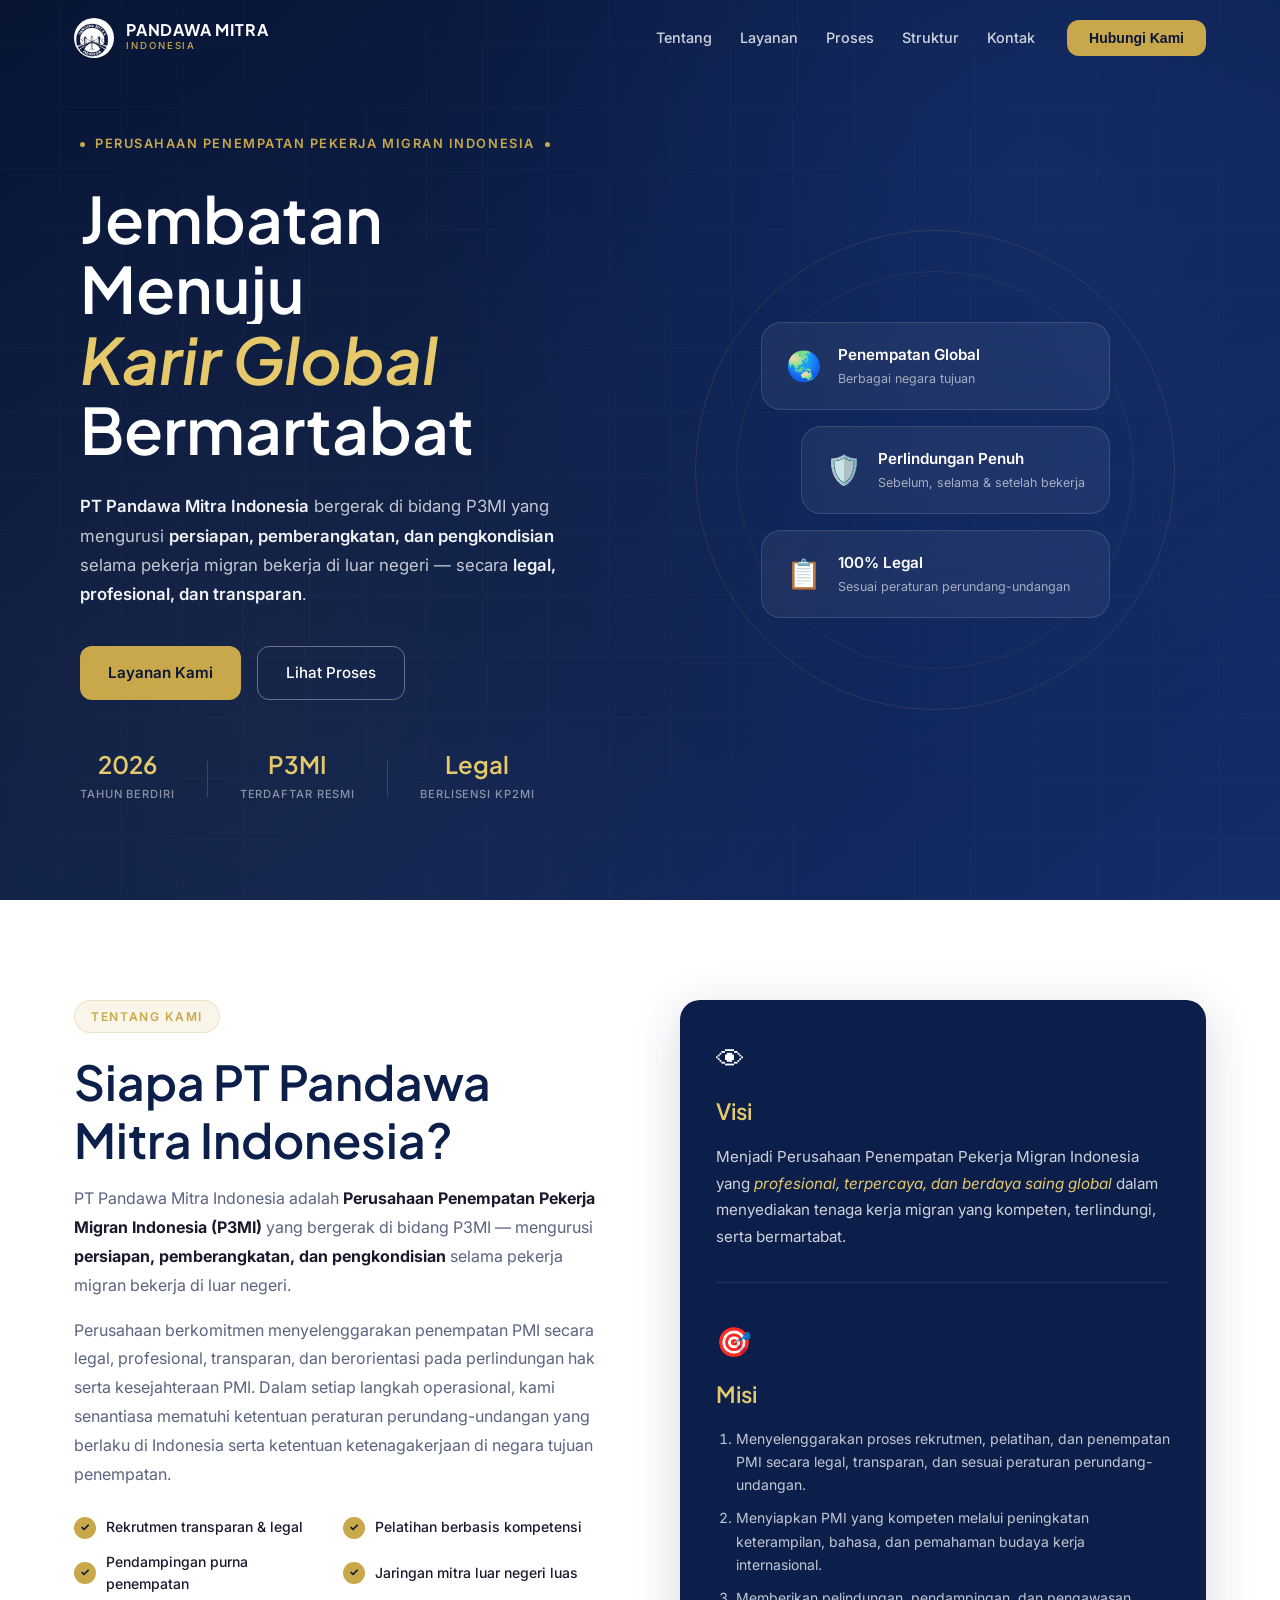
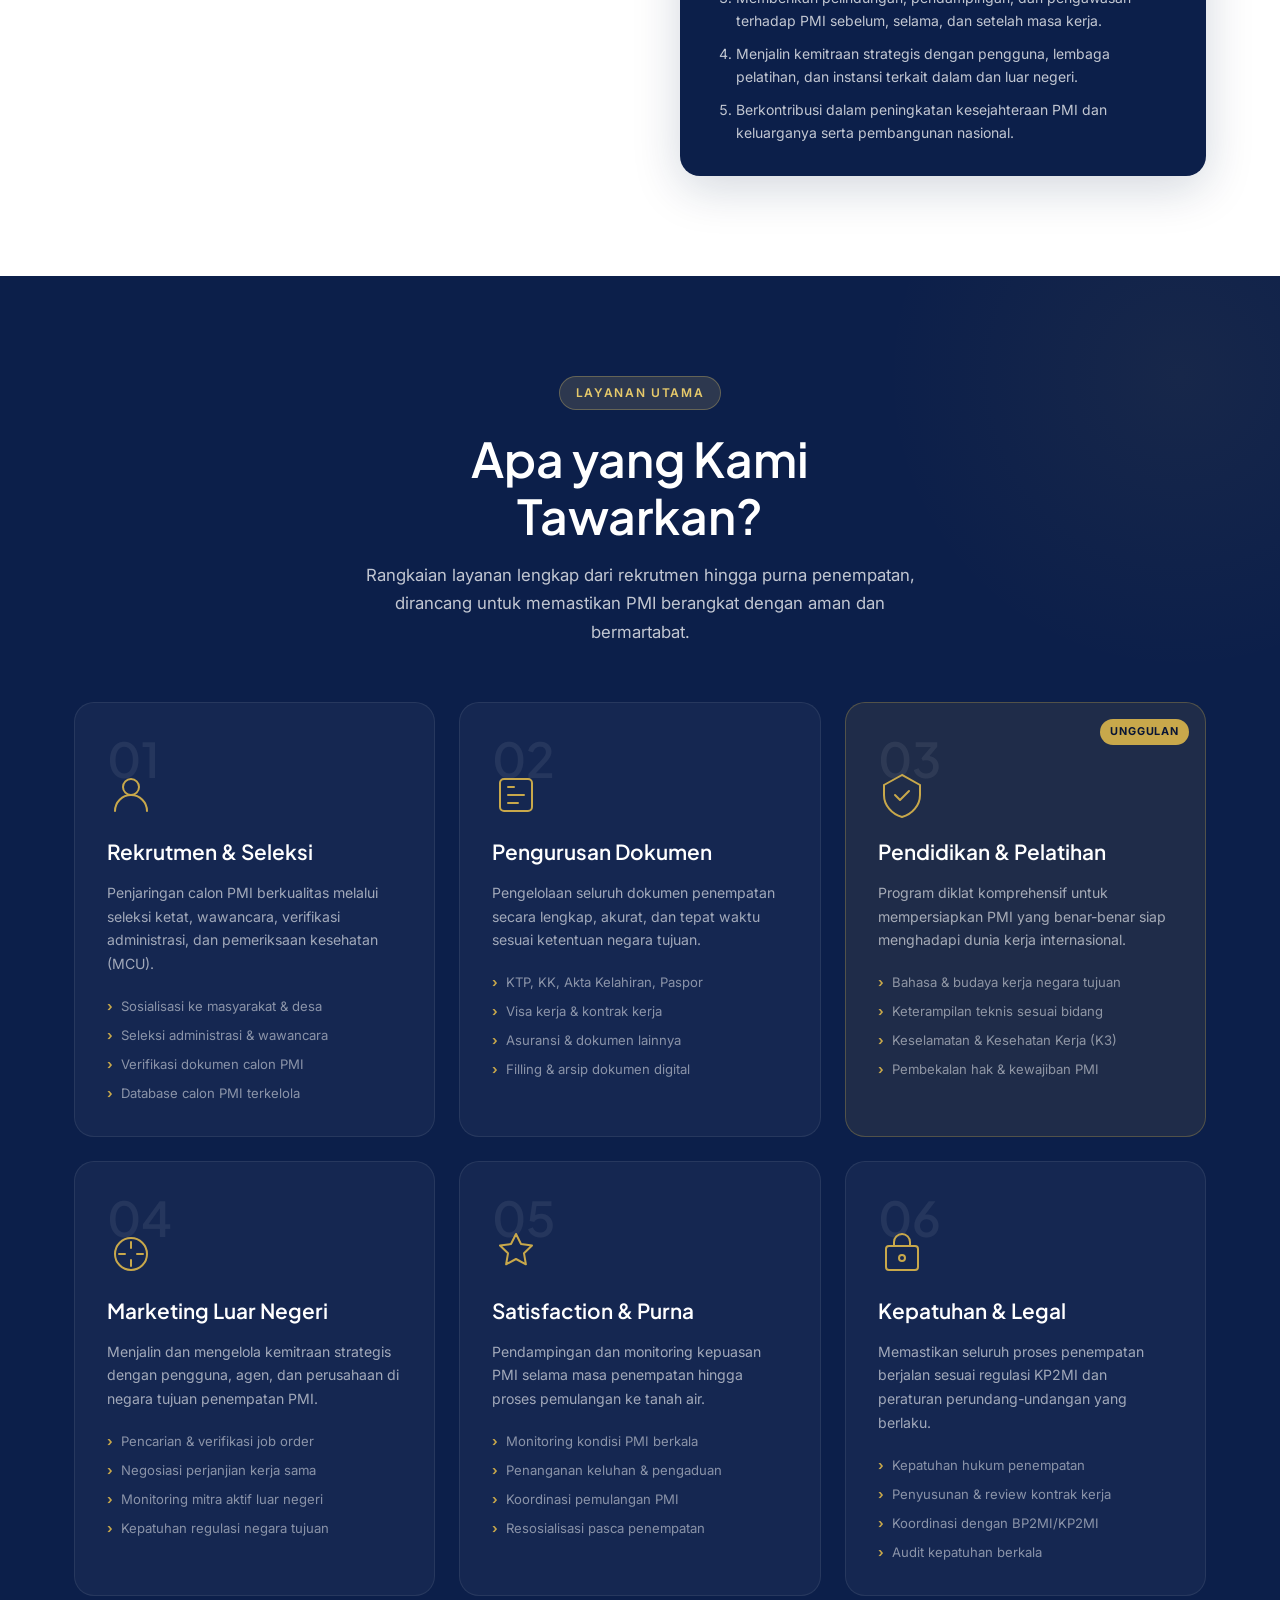
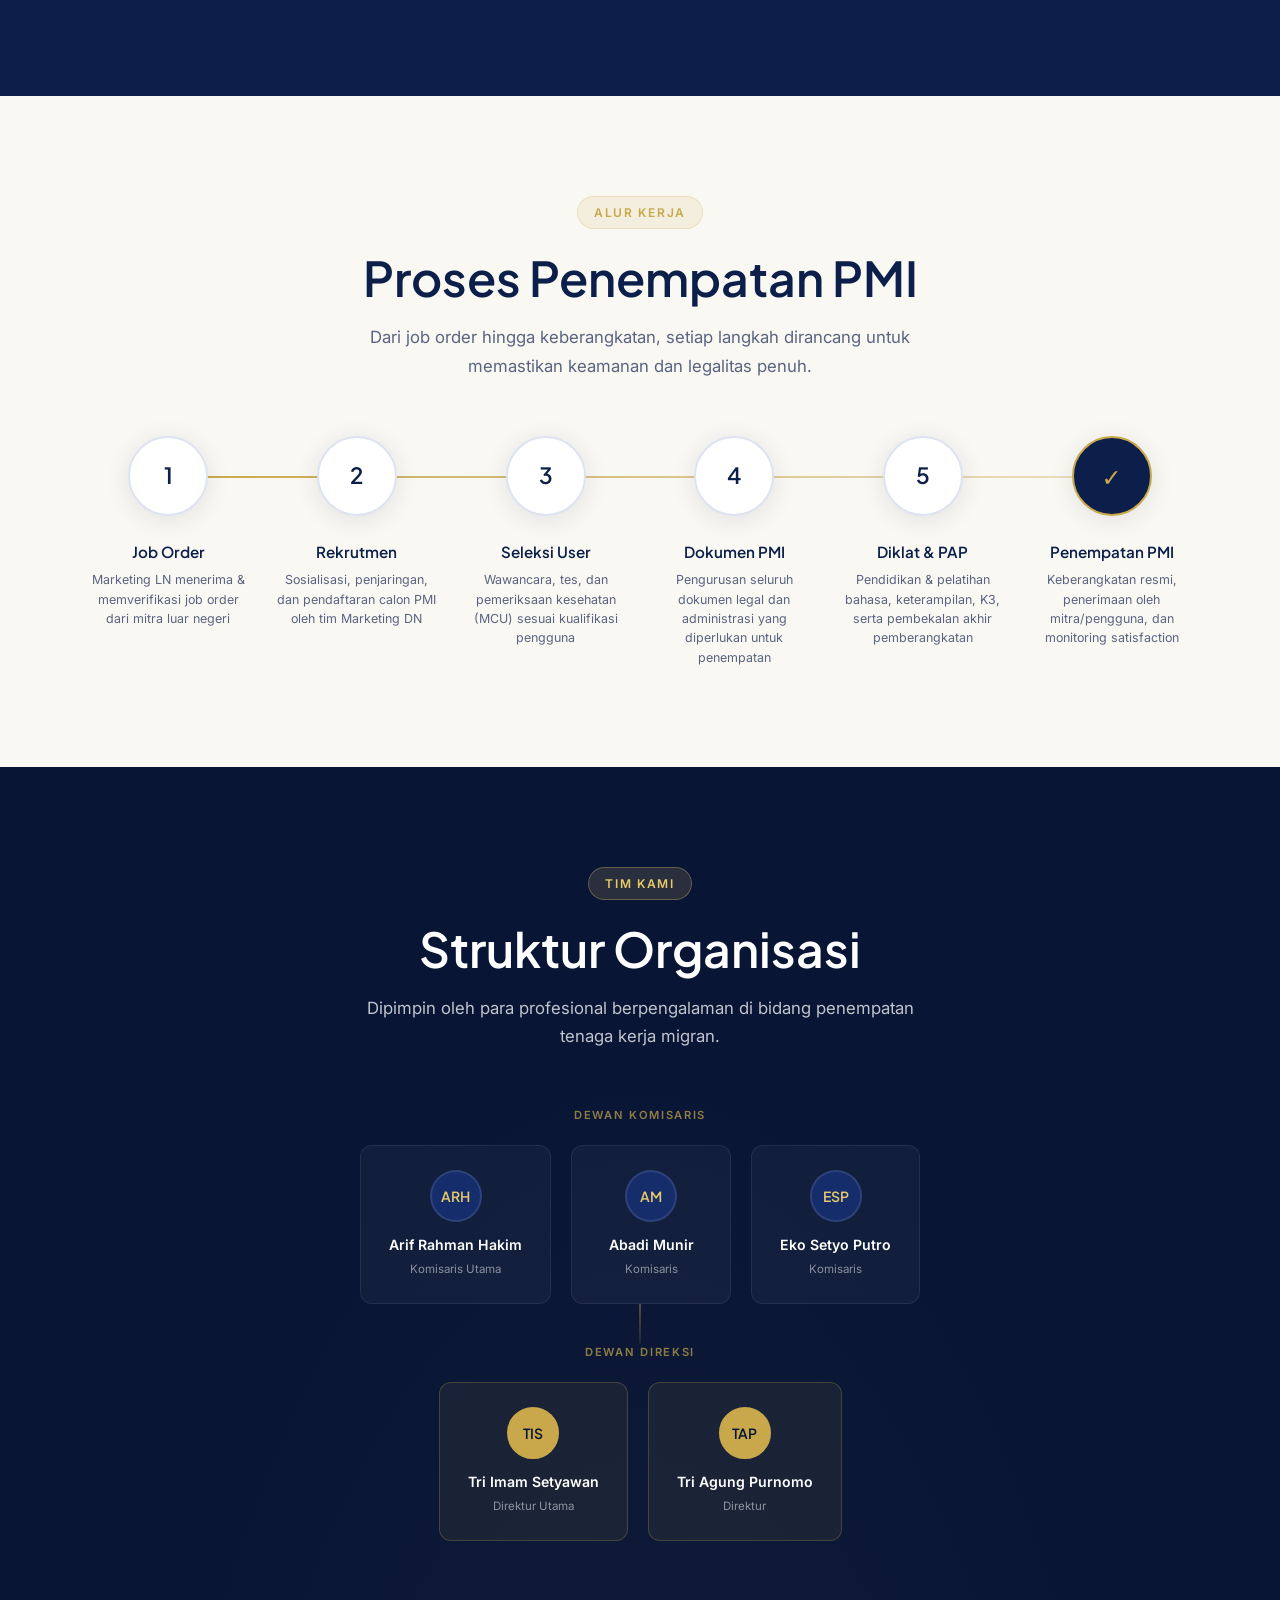
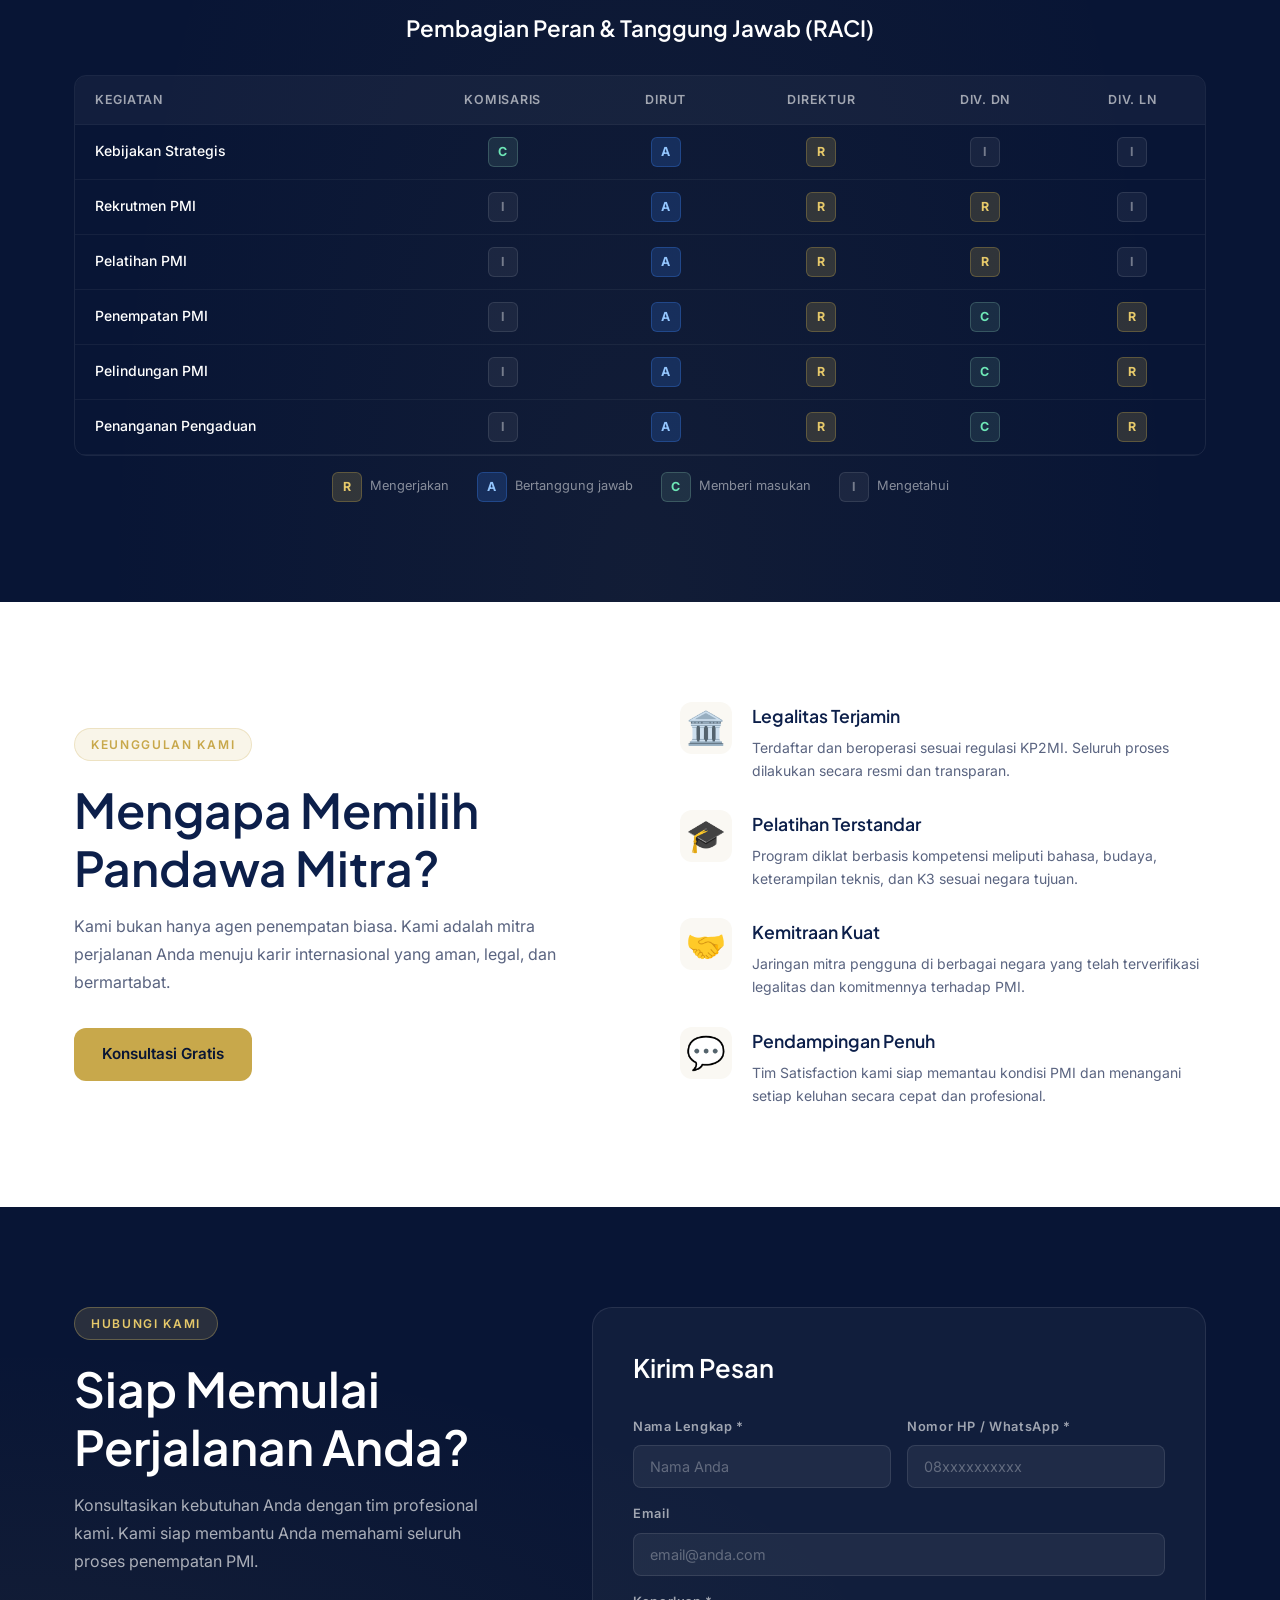
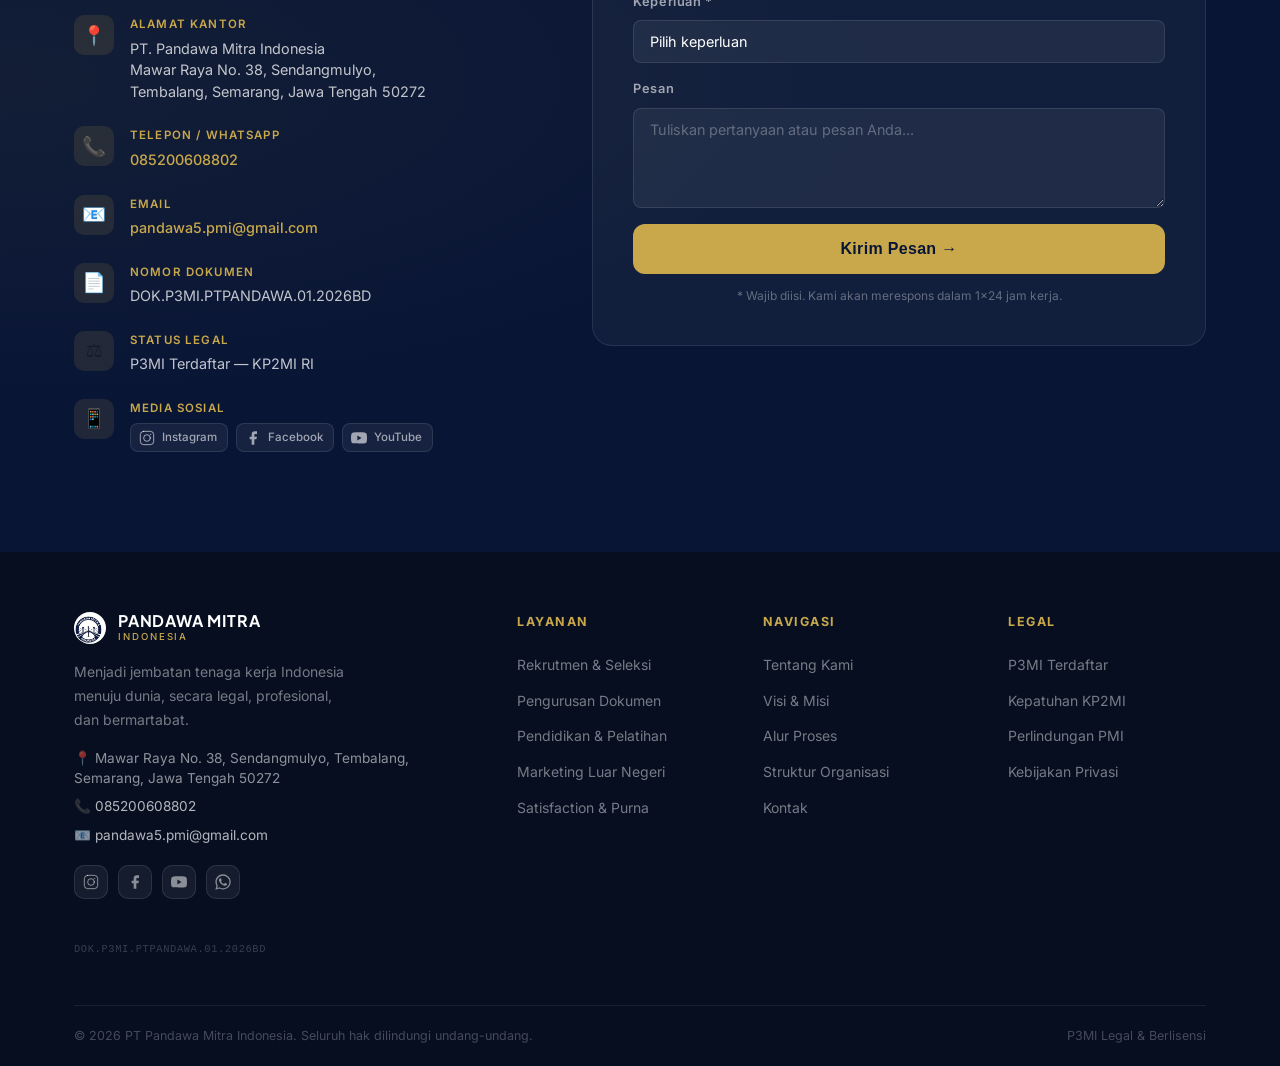
<file: index.html>
<!doctype html>
<html lang="id">

<head>
  <meta charset="UTF-8" />
  <meta name="viewport" content="width=device-width, initial-scale=1.0" />
  <title>PT Pandawa Mitra Indonesia | P3MI Profesional & Terpercaya</title>
  <meta name="description"
    content="PT Pandawa Mitra Indonesia adalah Perusahaan Penempatan Pekerja Migran Indonesia (P3MI) yang bergerak di bidang rekrutmen, pelatihan, dan penempatan tenaga kerja Indonesia ke berbagai negara tujuan." />
  <link rel="preconnect" href="https://fonts.googleapis.com" />
  <link rel="preconnect" href="https://fonts.gstatic.com" crossorigin />
  <link
    href="https://fonts.googleapis.com/css2?family=Plus+Jakarta+Sans:wght@400;500;600;700;800&family=Inter:wght@300;400;500;600&display=swap"
    rel="stylesheet" />
  <link rel="stylesheet" href="css/style.css" />
  <link rel="icon" type="image/jpeg" href="assets/logo.jpg" />
</head>

<body>
  <!-- ═══════════════════ NAVBAR ═══════════════════ -->
  <header class="navbar" id="navbar">
    <div class="nav-inner">
      <a href="#hero" class="nav-logo">
        <div class="logo-mark">
          <img src="assets/logo.jpg" alt="Logo Pandawa Mitra Indonesia" />
        </div>
        <div class="logo-text">
          <span class="logo-main">PANDAWA MITRA</span>
          <span class="logo-sub">INDONESIA</span>
        </div>
      </a>
      <nav class="nav-links">
        <a href="#tentang">Tentang</a>
        <a href="#layanan">Layanan</a>
        <a href="#proses">Proses</a>
        <a href="#organisasi">Struktur</a>
        <a href="#kontak">Kontak</a>
      </nav>
      <button class="nav-cta" onclick="
            document
              .getElementById('kontak')
              .scrollIntoView({ behavior: 'smooth' })
          ">
        Hubungi Kami
      </button>
      <button class="hamburger" id="hamburger" aria-label="Menu">
        <span></span><span></span><span></span>
      </button>
    </div>
    <div class="mobile-menu" id="mobileMenu">
      <a href="#tentang" class="mobile-link">Tentang</a>
      <a href="#layanan" class="mobile-link">Layanan</a>
      <a href="#proses" class="mobile-link">Proses</a>
      <a href="#organisasi" class="mobile-link">Struktur</a>
      <a href="#kontak" class="mobile-link">Kontak</a>
    </div>
  </header>

  <!-- ═══════════════════ HERO ═══════════════════ -->
  <section class="hero" id="hero">
    <div class="hero-bg-pattern"></div>
    <div class="hero-content">
      <div class="hero-eyebrow">
        <span class="dot"></span>
        <span>Perusahaan Penempatan Pekerja Migran Indonesia</span>
        <span class="dot"></span>
      </div>
      <h1 class="hero-title">
        <span class="line-wrap"><span class="animate-line">Jembatan Menuju</span></span>
        <span class="line-wrap"><em><span class="animate-line">Karir Global</span></em></span>
        <span class="line-wrap"><span class="animate-line">Bermartabat</span></span>
      </h1>
      <p class="hero-desc animate-fade">
        <strong>PT Pandawa Mitra Indonesia</strong> bergerak di bidang P3MI
        yang mengurusi
        <strong>persiapan, pemberangkatan, dan pengkondisian</strong> selama
        pekerja migran bekerja di luar negeri — secara
        <strong>legal, profesional, dan transparan</strong>.
      </p>
      <div class="hero-actions animate-fade">
        <a href="#layanan" class="btn-primary">Layanan Kami</a>
        <a href="#proses" class="btn-ghost">Lihat Proses</a>
      </div>
      <div class="hero-stats animate-fade">
        <div class="stat">
          <span class="stat-num" data-target="2026">2026</span>
          <span class="stat-label">Tahun Berdiri</span>
        </div>
        <div class="stat-divider"></div>
        <div class="stat">
          <span class="stat-num">P3MI</span>
          <span class="stat-label">Terdaftar Resmi</span>
        </div>
        <div class="stat-divider"></div>
        <div class="stat">
          <span class="stat-num">Legal</span>
          <span class="stat-label">Berlisensi KP2MI</span>
        </div>
      </div>
    </div>
    <div class="hero-visual">
      <div class="hero-card-stack">
        <div class="hero-card card-1">
          <div class="card-icon">🌏</div>
          <div>
            <div class="card-title">Penempatan Global</div>
            <div class="card-sub">Berbagai negara tujuan</div>
          </div>
        </div>
        <div class="hero-card card-2">
          <div class="card-icon">🛡️</div>
          <div>
            <div class="card-title">Perlindungan Penuh</div>
            <div class="card-sub">Sebelum, selama & setelah bekerja</div>
          </div>
        </div>
        <div class="hero-card card-3">
          <div class="card-icon">📋</div>
          <div>
            <div class="card-title">100% Legal</div>
            <div class="card-sub">Sesuai peraturan perundang-undangan</div>
          </div>
        </div>
      </div>
      <div class="hero-circle-bg"></div>
    </div>
  </section>

  <!-- ═══════════════════ TENTANG ═══════════════════ -->
  <section class="tentang" id="tentang">
    <div class="container">
      <div class="tentang-grid">
        <div class="tentang-left reveal">
          <div class="section-tag">Tentang Kami</div>
          <h2 class="section-title">
            Siapa PT Pandawa<br />Mitra Indonesia?
          </h2>
          <p class="tentang-body">
            PT Pandawa Mitra Indonesia adalah
            <strong>Perusahaan Penempatan Pekerja Migran Indonesia (P3MI)</strong>
            yang bergerak di bidang P3MI — mengurusi
            <strong>persiapan, pemberangkatan, dan pengkondisian</strong>
            selama pekerja migran bekerja di luar negeri.
          </p>
          <p class="tentang-body">
            Perusahaan berkomitmen menyelenggarakan penempatan PMI secara
            legal, profesional, transparan, dan berorientasi pada perlindungan
            hak serta kesejahteraan PMI. Dalam setiap langkah operasional,
            kami senantiasa mematuhi ketentuan peraturan perundang-undangan
            yang berlaku di Indonesia serta ketentuan ketenagakerjaan di
            negara tujuan penempatan.
          </p>
          <div class="tentang-highlights">
            <div class="highlight-item">
              <div class="hi-icon">✓</div>
              <span>Rekrutmen transparan & legal</span>
            </div>
            <div class="highlight-item">
              <div class="hi-icon">✓</div>
              <span>Pelatihan berbasis kompetensi</span>
            </div>
            <div class="highlight-item">
              <div class="hi-icon">✓</div>
              <span>Pendampingan purna penempatan</span>
            </div>
            <div class="highlight-item">
              <div class="hi-icon">✓</div>
              <span>Jaringan mitra luar negeri luas</span>
            </div>
          </div>
        </div>
        <div class="tentang-right reveal">
          <div class="visi-misi-card">
            <div class="vm-section">
              <div class="vm-icon">👁&#xFE0E;</div>
              <h3 class="vm-title">Visi</h3>
              <p class="vm-text">
                Menjadi Perusahaan Penempatan Pekerja Migran Indonesia yang
                <em>profesional, terpercaya, dan berdaya saing global</em>
                dalam menyediakan tenaga kerja migran yang kompeten,
                terlindungi, serta bermartabat.
              </p>
            </div>
            <div class="vm-divider"></div>
            <div class="vm-section">
              <div class="vm-icon">🎯</div>
              <h3 class="vm-title">Misi</h3>
              <ol class="misi-list">
                <li>
                  Menyelenggarakan proses rekrutmen, pelatihan, dan penempatan
                  PMI secara legal, transparan, dan sesuai peraturan
                  perundang-undangan.
                </li>
                <li>
                  Menyiapkan PMI yang kompeten melalui peningkatan
                  keterampilan, bahasa, dan pemahaman budaya kerja
                  internasional.
                </li>
                <li>
                  Memberikan pelindungan, pendampingan, dan pengawasan
                  terhadap PMI sebelum, selama, dan setelah masa kerja.
                </li>
                <li>
                  Menjalin kemitraan strategis dengan pengguna, lembaga
                  pelatihan, dan instansi terkait dalam dan luar negeri.
                </li>
                <li>
                  Berkontribusi dalam peningkatan kesejahteraan PMI dan
                  keluarganya serta pembangunan nasional.
                </li>
              </ol>
            </div>
          </div>
        </div>
      </div>
    </div>
  </section>

  <!-- ═══════════════════ LAYANAN ═══════════════════ -->
  <section class="layanan" id="layanan">
    <div class="layanan-bg-accent"></div>
    <div class="container">
      <div class="section-header reveal">
        <div class="section-tag light">Layanan Utama</div>
        <h2 class="section-title light">Apa yang Kami<br />Tawarkan?</h2>
        <p class="section-desc light">
          Rangkaian layanan lengkap dari rekrutmen hingga purna penempatan,<br />
          dirancang untuk memastikan PMI berangkat dengan aman dan
          bermartabat.
        </p>
      </div>
      <div class="layanan-grid">
        <div class="layanan-card reveal" style="--i: 0">
          <div class="lc-num">01</div>
          <div class="lc-icon">
            <svg viewBox="0 0 48 48" fill="none">
              <circle cx="24" cy="16" r="8" stroke="currentColor" stroke-width="2" />
              <path d="M8 40c0-8.837 7.163-16 16-16s16 7.163 16 16" stroke="currentColor" stroke-width="2"
                stroke-linecap="round" />
            </svg>
          </div>
          <h3>Rekrutmen & Seleksi</h3>
          <p>
            Penjaringan calon PMI berkualitas melalui seleksi ketat,
            wawancara, verifikasi administrasi, dan pemeriksaan kesehatan
            (MCU).
          </p>
          <ul class="lc-list">
            <li>Sosialisasi ke masyarakat & desa</li>
            <li>Seleksi administrasi & wawancara</li>
            <li>Verifikasi dokumen calon PMI</li>
            <li>Database calon PMI terkelola</li>
          </ul>
        </div>
        <div class="layanan-card reveal" style="--i: 1">
          <div class="lc-num">02</div>
          <div class="lc-icon">
            <svg viewBox="0 0 48 48" fill="none">
              <rect x="8" y="8" width="32" height="32" rx="4" stroke="currentColor" stroke-width="2" />
              <path d="M16 24h16M16 32h10" stroke="currentColor" stroke-width="2" stroke-linecap="round" />
              <path d="M16 16h6" stroke="currentColor" stroke-width="2" stroke-linecap="round" />
            </svg>
          </div>
          <h3>Pengurusan Dokumen</h3>
          <p>
            Pengelolaan seluruh dokumen penempatan secara lengkap, akurat, dan
            tepat waktu sesuai ketentuan negara tujuan.
          </p>
          <ul class="lc-list">
            <li>KTP, KK, Akta Kelahiran, Paspor</li>
            <li>Visa kerja & kontrak kerja</li>
            <li>Asuransi & dokumen lainnya</li>
            <li>Filling & arsip dokumen digital</li>
          </ul>
        </div>
        <div class="layanan-card reveal featured-card" style="--i: 2">
          <div class="lc-badge">Unggulan</div>
          <div class="lc-num">03</div>
          <div class="lc-icon">
            <svg viewBox="0 0 48 48" fill="none">
              <path d="M24 4L6 14v10c0 10 7.5 19.3 18 22 10.5-2.7 18-12 18-22V14L24 4z" stroke="currentColor"
                stroke-width="2" />
              <path d="M17 24l5 5 9-9" stroke="currentColor" stroke-width="2" stroke-linecap="round"
                stroke-linejoin="round" />
            </svg>
          </div>
          <h3>Pendidikan & Pelatihan</h3>
          <p>
            Program diklat komprehensif untuk mempersiapkan PMI yang
            benar-benar siap menghadapi dunia kerja internasional.
          </p>
          <ul class="lc-list">
            <li>Bahasa & budaya kerja negara tujuan</li>
            <li>Keterampilan teknis sesuai bidang</li>
            <li>Keselamatan & Kesehatan Kerja (K3)</li>
            <li>Pembekalan hak & kewajiban PMI</li>
          </ul>
        </div>
        <div class="layanan-card reveal" style="--i: 3">
          <div class="lc-num">04</div>
          <div class="lc-icon">
            <svg viewBox="0 0 48 48" fill="none">
              <circle cx="24" cy="24" r="16" stroke="currentColor" stroke-width="2" />
              <path d="M12 24h6M30 24h6M24 12v6M24 30v6" stroke="currentColor" stroke-width="2"
                stroke-linecap="round" />
            </svg>
          </div>
          <h3>Marketing Luar Negeri</h3>
          <p>
            Menjalin dan mengelola kemitraan strategis dengan pengguna, agen,
            dan perusahaan di negara tujuan penempatan PMI.
          </p>
          <ul class="lc-list">
            <li>Pencarian & verifikasi job order</li>
            <li>Negosiasi perjanjian kerja sama</li>
            <li>Monitoring mitra aktif luar negeri</li>
            <li>Kepatuhan regulasi negara tujuan</li>
          </ul>
        </div>
        <div class="layanan-card reveal" style="--i: 4">
          <div class="lc-num">05</div>
          <div class="lc-icon">
            <svg viewBox="0 0 48 48" fill="none">
              <path d="M24 4l5 10 11 1.5-8 7.8 1.9 11L24 29l-9.9 5.3L16 23.3 8 15.5 19 14z" stroke="currentColor"
                stroke-width="2" stroke-linejoin="round" />
            </svg>
          </div>
          <h3>Satisfaction & Purna</h3>
          <p>
            Pendampingan dan monitoring kepuasan PMI selama masa penempatan
            hingga proses pemulangan ke tanah air.
          </p>
          <ul class="lc-list">
            <li>Monitoring kondisi PMI berkala</li>
            <li>Penanganan keluhan & pengaduan</li>
            <li>Koordinasi pemulangan PMI</li>
            <li>Resosialisasi pasca penempatan</li>
          </ul>
        </div>
        <div class="layanan-card reveal" style="--i: 5">
          <div class="lc-num">06</div>
          <div class="lc-icon">
            <svg viewBox="0 0 48 48" fill="none">
              <rect x="8" y="16" width="32" height="24" rx="3" stroke="currentColor" stroke-width="2" />
              <path d="M16 16V12a8 8 0 0116 0v4" stroke="currentColor" stroke-width="2" />
              <circle cx="24" cy="28" r="3" stroke="currentColor" stroke-width="2" />
            </svg>
          </div>
          <h3>Kepatuhan & Legal</h3>
          <p>
            Memastikan seluruh proses penempatan berjalan sesuai regulasi
            KP2MI dan peraturan perundang-undangan yang berlaku.
          </p>
          <ul class="lc-list">
            <li>Kepatuhan hukum penempatan</li>
            <li>Penyusunan & review kontrak kerja</li>
            <li>Koordinasi dengan BP2MI/KP2MI</li>
            <li>Audit kepatuhan berkala</li>
          </ul>
        </div>
      </div>
    </div>
  </section>

  <!-- ═══════════════════ PROSES ═══════════════════ -->
  <section class="proses" id="proses">
    <div class="container">
      <div class="section-header reveal">
        <div class="section-tag">Alur Kerja</div>
        <h2 class="section-title">Proses Penempatan PMI</h2>
        <p class="section-desc">
          Dari job order hingga keberangkatan, setiap langkah dirancang untuk
          memastikan keamanan dan legalitas penuh.
        </p>
      </div>
      <div class="proses-flow reveal">
        <div class="flow-step">
          <div class="fs-bubble">
            <div class="fs-num">1</div>
          </div>
          <div class="fs-connector"></div>
          <div class="fs-content">
            <h4>Job Order</h4>
            <p>
              Marketing LN menerima & memverifikasi job order dari mitra luar
              negeri
            </p>
          </div>
        </div>
        <div class="flow-step">
          <div class="fs-bubble">
            <div class="fs-num">2</div>
          </div>
          <div class="fs-connector"></div>
          <div class="fs-content">
            <h4>Rekrutmen</h4>
            <p>
              Sosialisasi, penjaringan, dan pendaftaran calon PMI oleh tim
              Marketing DN
            </p>
          </div>
        </div>
        <div class="flow-step">
          <div class="fs-bubble">
            <div class="fs-num">3</div>
          </div>
          <div class="fs-connector"></div>
          <div class="fs-content">
            <h4>Seleksi User</h4>
            <p>
              Wawancara, tes, dan pemeriksaan kesehatan (MCU) sesuai
              kualifikasi pengguna
            </p>
          </div>
        </div>
        <div class="flow-step">
          <div class="fs-bubble">
            <div class="fs-num">4</div>
          </div>
          <div class="fs-connector"></div>
          <div class="fs-content">
            <h4>Dokumen PMI</h4>
            <p>
              Pengurusan seluruh dokumen legal dan administrasi yang
              diperlukan untuk penempatan
            </p>
          </div>
        </div>
        <div class="flow-step">
          <div class="fs-bubble">
            <div class="fs-num">5</div>
          </div>
          <div class="fs-connector"></div>
          <div class="fs-content">
            <h4>Diklat & PAP</h4>
            <p>
              Pendidikan & pelatihan bahasa, keterampilan, K3, serta
              pembekalan akhir pemberangkatan
            </p>
          </div>
        </div>
        <div class="flow-step last">
          <div class="fs-bubble final">
            <div class="fs-num">✓</div>
          </div>
          <div class="fs-content">
            <h4>Penempatan PMI</h4>
            <p>
              Keberangkatan resmi, penerimaan oleh mitra/pengguna, dan
              monitoring satisfaction
            </p>
          </div>
        </div>
      </div>
    </div>
  </section>

  <!-- ═══════════════════ STRUKTUR ORGANISASI ═══════════════════ -->
  <section class="organisasi" id="organisasi">
    <div class="org-bg"></div>
    <div class="container">
      <div class="section-header reveal">
        <div class="section-tag light">Tim Kami</div>
        <h2 class="section-title light">Struktur Organisasi</h2>
        <p class="section-desc light">
          Dipimpin oleh para profesional berpengalaman di bidang penempatan
          tenaga kerja migran.
        </p>
      </div>

      <div class="org-levels">
        <!-- Komisaris -->
        <div class="org-level reveal">
          <div class="org-level-label">Dewan Komisaris</div>
          <div class="org-cards komisaris">
            <div class="org-card">
              <div class="oc-avatar">ARH</div>
              <div class="oc-name">Arif Rahman Hakim</div>
              <div class="oc-role">Komisaris Utama</div>
            </div>
            <div class="org-card">
              <div class="oc-avatar">AM</div>
              <div class="oc-name">Abadi Munir</div>
              <div class="oc-role">Komisaris</div>
            </div>
            <div class="org-card">
              <div class="oc-avatar">ESP</div>
              <div class="oc-name">Eko Setyo Putro</div>
              <div class="oc-role">Komisaris</div>
            </div>
          </div>
        </div>

        <div class="org-connector-v"></div>

        <!-- Direksi -->
      <div class="org-level reveal">
        <div class="org-level-label">Dewan Direksi</div>
        <div class="org-cards direksi">
          <div class="org-card highlight-card">
            <div class="oc-avatar gold">TIS</div>
            <div class="oc-name">Tri Imam Setyawan</div>
            <div class="oc-role">Direktur Utama</div>
          </div>
          <div class="org-card highlight-card">
            <div class="oc-avatar gold">TAP</div>
            <div class="oc-name">Tri Agung Purnomo</div>
            <div class="oc-role">Direktur</div>
          </div>
        </div>
      </div>

    

    <!-- RACI Table -->
    <div class="raci-section reveal">
      <h3 class="raci-title">Pembagian Peran & Tanggung Jawab (RACI)</h3>
      <div class="raci-table-wrap">
        <table class="raci-table">
          <thead>
            <tr>
              <th>Kegiatan</th>
              <th>Komisaris</th>
              <th>Dirut</th>
              <th>Direktur</th>
              <th>Div. DN</th>
              <th>Div. LN</th>
            </tr>
          </thead>
          <tbody>
            <tr>
              <td>Kebijakan Strategis</td>
              <td><span class="badge c">C</span></td>
              <td><span class="badge a">A</span></td>
              <td><span class="badge r">R</span></td>
              <td><span class="badge i">I</span></td>
              <td><span class="badge i">I</span></td>
            </tr>
            <tr>
              <td>Rekrutmen PMI</td>
              <td><span class="badge i">I</span></td>
              <td><span class="badge a">A</span></td>
              <td><span class="badge r">R</span></td>
              <td><span class="badge r">R</span></td>
              <td><span class="badge i">I</span></td>
            </tr>
            <tr>
              <td>Pelatihan PMI</td>
              <td><span class="badge i">I</span></td>
              <td><span class="badge a">A</span></td>
              <td><span class="badge r">R</span></td>
              <td><span class="badge r">R</span></td>
              <td><span class="badge i">I</span></td>
            </tr>
            <tr>
              <td>Penempatan PMI</td>
              <td><span class="badge i">I</span></td>
              <td><span class="badge a">A</span></td>
              <td><span class="badge r">R</span></td>
              <td><span class="badge c">C</span></td>
              <td><span class="badge r">R</span></td>
            </tr>
            <tr>
              <td>Pelindungan PMI</td>
              <td><span class="badge i">I</span></td>
              <td><span class="badge a">A</span></td>
              <td><span class="badge r">R</span></td>
              <td><span class="badge c">C</span></td>
              <td><span class="badge r">R</span></td>
            </tr>
            <tr>
              <td>Penanganan Pengaduan</td>
              <td><span class="badge i">I</span></td>
              <td><span class="badge a">A</span></td>
              <td><span class="badge r">R</span></td>
              <td><span class="badge c">C</span></td>
              <td><span class="badge r">R</span></td>
            </tr>
          </tbody>
        </table>
      </div>
      <div class="raci-legend">
        <span><span class="badge r">R</span> Mengerjakan</span>
        <span><span class="badge a">A</span> Bertanggung jawab</span>
        <span><span class="badge c">C</span> Memberi masukan</span>
        <span><span class="badge i">I</span> Mengetahui</span>
      </div>
    </div>
    </div>
  </section>

  <!-- ═══════════════════ MENGAPA KAMI ═══════════════════ -->
  <section class="mengapa">
    <div class="container">
      <div class="mengapa-grid">
        <div class="mengapa-left reveal">
          <div class="section-tag">Keunggulan Kami</div>
          <h2 class="section-title">Mengapa Memilih<br />Pandawa Mitra?</h2>
          <p>
            Kami bukan hanya agen penempatan biasa. Kami adalah mitra
            perjalanan Anda menuju karir internasional yang aman, legal, dan
            bermartabat.
          </p>
          <a href="#kontak" class="btn-primary mt-2">Konsultasi Gratis</a>
        </div>
        <div class="mengapa-right">
          <div class="keunggulan-item reveal">
            <div class="ki-icon">🏛️</div>
            <div>
              <h4>Legalitas Terjamin</h4>
              <p>
                Terdaftar dan beroperasi sesuai regulasi KP2MI. Seluruh proses
                dilakukan secara resmi dan transparan.
              </p>
            </div>
          </div>
          <div class="keunggulan-item reveal">
            <div class="ki-icon">🎓</div>
            <div>
              <h4>Pelatihan Terstandar</h4>
              <p>
                Program diklat berbasis kompetensi meliputi bahasa, budaya,
                keterampilan teknis, dan K3 sesuai negara tujuan.
              </p>
            </div>
          </div>
          <div class="keunggulan-item reveal">
            <div class="ki-icon">🤝</div>
            <div>
              <h4>Kemitraan Kuat</h4>
              <p>
                Jaringan mitra pengguna di berbagai negara yang telah
                terverifikasi legalitas dan komitmennya terhadap PMI.
              </p>
            </div>
          </div>
          <div class="keunggulan-item reveal">
            <div class="ki-icon">💬</div>
            <div>
              <h4>Pendampingan Penuh</h4>
              <p>
                Tim Satisfaction kami siap memantau kondisi PMI dan menangani
                setiap keluhan secara cepat dan profesional.
              </p>
            </div>
          </div>
        </div>
      </div>
    </div>
  </section>

  <!-- ═══════════════════ KONTAK ═══════════════════ -->
  <section class="kontak" id="kontak">
    <div class="kontak-bg"></div>
    <div class="container">
      <div class="kontak-inner">
        <div class="kontak-left reveal">
          <div class="section-tag light">Hubungi Kami</div>
          <h2 class="section-title light">
            Siap Memulai<br />Perjalanan Anda?
          </h2>
          <p class="kontak-desc">
            Konsultasikan kebutuhan Anda dengan tim profesional kami. Kami
            siap membantu Anda memahami seluruh proses penempatan PMI.
          </p>
          <div class="kontak-info">
            <div class="ki-item">
              <div class="ki-icon-sm">📍</div>
              <div>
                <div class="ki-label">Alamat Kantor</div>
                <div class="ki-val">
                  PT. Pandawa Mitra Indonesia<br />Mawar Raya No. 38,
                  Sendangmulyo,<br />Tembalang, Semarang, Jawa Tengah 50272
                </div>
              </div>
            </div>
            <div class="ki-item">
              <div class="ki-icon-sm">📞</div>
              <div>
                <div class="ki-label">Telepon / WhatsApp</div>
                <div class="ki-val">
                  <a href="https://wa.me/6285200608802" target="_blank" class="kontak-link">085200608802</a>
                </div>
              </div>
            </div>
            <div class="ki-item">
              <div class="ki-icon-sm">📧</div>
              <div>
                <div class="ki-label">Email</div>
                <div class="ki-val">
                  <a href="mailto:pandawa5.pmi@gmail.com" class="kontak-link">pandawa5.pmi@gmail.com</a>
                </div>
              </div>
            </div>
            <div class="ki-item">
              <div class="ki-icon-sm">📄</div>
              <div>
                <div class="ki-label">Nomor Dokumen</div>
                <div class="ki-val">DOK.P3MI.PTPANDAWA.01.2026BD</div>
              </div>
            </div>
            <div class="ki-item">
              <div class="ki-icon-sm">⚖️</div>
              <div>
                <div class="ki-label">Status Legal</div>
                <div class="ki-val">P3MI Terdaftar — KP2MI RI</div>
              </div>
            </div>
            <div class="ki-item">
              <div class="ki-icon-sm">📱</div>
              <div>
                <div class="ki-label">Media Sosial</div>
                <div class="ki-val kontak-socials">
                  <a href="https://www.instagram.com/pandawamitraindonesia/" target="_blank" rel="noopener"
                    class="kontak-social-link" id="kontak-instagram">
                    <svg viewBox="0 0 24 24" fill="none" stroke="currentColor" stroke-width="1.5" stroke-linecap="round"
                      stroke-linejoin="round">
                      <rect x="2" y="2" width="20" height="20" rx="5" />
                      <circle cx="12" cy="12" r="5" />
                      <circle cx="17.5" cy="6.5" r="1" fill="currentColor" stroke="none" />
                    </svg>
                    <span>Instagram</span>
                  </a>
                  <a href="https://www.facebook.com/share/1Bz1gjt5aw/" target="_blank" rel="noopener"
                    class="kontak-social-link" id="kontak-facebook">
                    <svg viewBox="0 0 24 24" fill="currentColor">
                      <path d="M18 2h-3a5 5 0 00-5 5v3H7v4h3v8h4v-8h3l1-4h-4V7a1 1 0 011-1h3z" />
                    </svg>
                    <span>Facebook</span>
                  </a>

                  <a href="https://www.youtube.com/@pandawamitra" target="_blank" rel="noopener"
                    class="kontak-social-link" id="kontak-youtube">
                    <svg viewBox="0 0 24 24" fill="currentColor">
                      <path
                        d="M23.5 6.19a3.02 3.02 0 00-2.12-2.14C19.54 3.5 12 3.5 12 3.5s-7.54 0-9.38.55A3.02 3.02 0 00.5 6.19 31.7 31.7 0 000 12a31.7 31.7 0 00.5 5.81 3.02 3.02 0 002.12 2.14c1.84.55 9.38.55 9.38.55s7.54 0 9.38-.55a3.02 3.02 0 002.12-2.14A31.7 31.7 0 0024 12a31.7 31.7 0 00-.5-5.81zM9.55 15.57V8.43L15.82 12l-6.27 3.57z" />
                    </svg>
                    <span>YouTube</span>
                  </a>
                </div>
              </div>
            </div>
          </div>
        </div>
        <div class="kontak-right reveal">
          <form class="kontak-form" id="contactForm">
            <h3 class="form-title">Kirim Pesan</h3>
            <div class="form-row">
              <div class="form-group">
                <label>Nama Lengkap *</label>
                <input type="text" placeholder="Nama Anda" required />
              </div>
              <div class="form-group">
                <label>Nomor HP / WhatsApp *</label>
                <input type="tel" placeholder="08xxxxxxxxxx" required />
              </div>
            </div>
            <div class="form-group">
              <label>Email</label>
              <input type="email" placeholder="email@anda.com" />
            </div>
            <div class="form-group">
              <label>Keperluan *</label>
              <select required>
                <option value="" disabled selected>Pilih keperluan</option>
                <option>Informasi Rekrutmen PMI</option>
                <option>Informasi Program Pelatihan</option>
                <option>Kerja Sama Mitra Luar Negeri</option>
                <option>Informasi Layanan Lainnya</option>
              </select>
            </div>
            <div class="form-group">
              <label>Pesan</label>
              <textarea rows="4" placeholder="Tuliskan pertanyaan atau pesan Anda..."></textarea>
            </div>
            <button type="submit" class="btn-submit">Kirim Pesan →</button>
            <p class="form-note">
              * Wajib diisi. Kami akan merespons dalam 1×24 jam kerja.
            </p>
          </form>
        </div>
      </div>
    </div>
  </section>

  <!-- ═══════════════════ FOOTER ═══════════════════ -->
  <footer class="footer">
    <div class="container">
      <div class="footer-grid">
        <div class="footer-brand">
          <div class="footer-logo">
            <div class="logo-mark sm">
              <img src="assets/logo.jpg" alt="Logo Pandawa Mitra Indonesia" />
            </div>
            <div class="logo-text">
              <span class="logo-main">PANDAWA MITRA</span>
              <span class="logo-sub">INDONESIA</span>
            </div>
          </div>
          <p class="footer-tagline">
            Menjadi jembatan tenaga kerja Indonesia menuju dunia, secara
            legal, profesional, dan bermartabat.
          </p>
          <div class="footer-contact-info">
            <p>
              📍 Mawar Raya No. 38, Sendangmulyo, Tembalang, Semarang, Jawa
              Tengah 50272
            </p>
            <p>
              📞
              <a href="https://wa.me/6285200608802" target="_blank">085200608802</a>
            </p>
            <p>
              📧
              <a href="mailto:pandawa5.pmi@gmail.com">pandawa5.pmi@gmail.com</a>
            </p>
          </div>
          <div class="footer-socials">
            <a href="https://www.instagram.com/pandawamitraindonesia/" target="_blank" rel="noopener"
              class="social-icon" aria-label="Instagram" id="footer-instagram">
              <svg viewBox="0 0 24 24" fill="none" stroke="currentColor" stroke-width="1.5" stroke-linecap="round"
                stroke-linejoin="round">
                <rect x="2" y="2" width="20" height="20" rx="5" />
                <circle cx="12" cy="12" r="5" />
                <circle cx="17.5" cy="6.5" r="1" fill="currentColor" stroke="none" />
              </svg>
            </a>
            <a href="https://www.facebook.com/share/1Bz1gjt5aw/" target="_blank" rel="noopener" class="social-icon"
              aria-label="Facebook" id="footer-facebook">
              <svg viewBox="0 0 24 24" fill="currentColor">
                <path d="M18 2h-3a5 5 0 00-5 5v3H7v4h3v8h4v-8h3l1-4h-4V7a1 1 0 011-1h3z" />
              </svg>
            </a>

            <a href="https://www.youtube.com/@pandawamitra" target="_blank" rel="noopener" class="social-icon"
              aria-label="YouTube" id="footer-youtube">
              <svg viewBox="0 0 24 24" fill="currentColor">
                <path
                  d="M23.5 6.19a3.02 3.02 0 00-2.12-2.14C19.54 3.5 12 3.5 12 3.5s-7.54 0-9.38.55A3.02 3.02 0 00.5 6.19 31.7 31.7 0 000 12a31.7 31.7 0 00.5 5.81 3.02 3.02 0 002.12 2.14c1.84.55 9.38.55 9.38.55s7.54 0 9.38-.55a3.02 3.02 0 002.12-2.14A31.7 31.7 0 0024 12a31.7 31.7 0 00-.5-5.81zM9.55 15.57V8.43L15.82 12l-6.27 3.57z" />
              </svg>
            </a>
            <a href="https://wa.me/6285200608802" target="_blank" rel="noopener" class="social-icon"
              aria-label="WhatsApp" id="footer-whatsapp">
              <svg viewBox="0 0 24 24" fill="currentColor">
                <path
                  d="M17.47 14.38c-.3-.15-1.76-.87-2.03-.97-.28-.1-.48-.15-.68.15-.2.3-.77.97-.94 1.17-.17.2-.35.22-.65.07-.3-.15-1.26-.46-2.4-1.48-.89-.79-1.49-1.77-1.66-2.07-.17-.3-.02-.46.13-.61.14-.14.3-.35.45-.53.15-.17.2-.3.3-.5.1-.2.05-.37-.02-.53-.08-.15-.68-1.63-.93-2.23-.25-.6-.5-.52-.68-.53h-.58c-.2 0-.53.08-.8.37-.28.3-1.06 1.04-1.06 2.53s1.08 2.93 1.23 3.13c.15.2 2.13 3.25 5.16 4.56.72.31 1.28.5 1.72.64.72.23 1.38.2 1.9.12.58-.09 1.76-.72 2.01-1.41.25-.7.25-1.3.17-1.42-.07-.12-.27-.2-.57-.35zM12.05 21.5a9.42 9.42 0 01-4.8-1.31l-.34-.2-3.57.94.95-3.48-.22-.36a9.45 9.45 0 01-1.45-5.04c0-5.22 4.25-9.47 9.48-9.47a9.42 9.42 0 016.7 2.78 9.42 9.42 0 012.77 6.7c0 5.22-4.25 9.47-9.48 9.47l-.04-.03zm8.07-17.54A11.36 11.36 0 0012.05.5C5.72.5.66 5.56.66 11.89c0 2 .52 3.96 1.52 5.68L.55 23.5l6.12-1.6a11.33 11.33 0 005.42 1.38c6.33 0 11.48-5.15 11.48-11.48-.01-3.06-1.2-5.94-3.37-8.12l-.08.28z" />
              </svg>
            </a>
          </div>
          <a href="https://www.pandawamitaindonesia.co.id" target="_blank" class="footer-website"></a>
          <div class="footer-doc">DOK.P3MI.PTPANDAWA.01.2026BD</div>
        </div>
        <div class="footer-col">
          <h4>Layanan</h4>
          <ul>
            <li><a href="#layanan">Rekrutmen & Seleksi</a></li>
            <li><a href="#layanan">Pengurusan Dokumen</a></li>
            <li><a href="#layanan">Pendidikan & Pelatihan</a></li>
            <li><a href="#layanan">Marketing Luar Negeri</a></li>
            <li><a href="#layanan">Satisfaction & Purna</a></li>
          </ul>
        </div>
        <div class="footer-col">
          <h4>Navigasi</h4>
          <ul>
            <li><a href="#tentang">Tentang Kami</a></li>
            <li><a href="#tentang">Visi & Misi</a></li>
            <li><a href="#proses">Alur Proses</a></li>
            <li><a href="#organisasi">Struktur Organisasi</a></li>
            <li><a href="#kontak">Kontak</a></li>
          </ul>
        </div>
        <div class="footer-col">
          <h4>Legal</h4>
          <ul>
            <li><a href="#">P3MI Terdaftar</a></li>
            <li><a href="#">Kepatuhan KP2MI</a></li>
            <li><a href="#">Perlindungan PMI</a></li>
            <li><a href="#">Kebijakan Privasi</a></li>
          </ul>
        </div>
      </div>
      <div class="footer-bottom">
        <span>© 2026 PT Pandawa Mitra Indonesia. Seluruh hak dilindungi
          undang-undang.</span>
        <span>P3MI Legal & Berlisensi</span>
      </div>
    </div>
  </footer>

  <!-- ═══════════════════ FLOATING SOCIAL BAR ═══════════════════ -->
  <div class="floating-socials" id="floatingSocials">
    <a href="https://wa.me/6285200608802" target="_blank" rel="noopener" class="float-social whatsapp"
      aria-label="WhatsApp" id="float-whatsapp">
      <svg viewBox="0 0 24 24" fill="currentColor">
        <path
          d="M17.47 14.38c-.3-.15-1.76-.87-2.03-.97-.28-.1-.48-.15-.68.15-.2.3-.77.97-.94 1.17-.17.2-.35.22-.65.07-.3-.15-1.26-.46-2.4-1.48-.89-.79-1.49-1.77-1.66-2.07-.17-.3-.02-.46.13-.61.14-.14.3-.35.45-.53.15-.17.2-.3.3-.5.1-.2.05-.37-.02-.53-.08-.15-.68-1.63-.93-2.23-.25-.6-.5-.52-.68-.53h-.58c-.2 0-.53.08-.8.37-.28.3-1.06 1.04-1.06 2.53s1.08 2.93 1.23 3.13c.15.2 2.13 3.25 5.16 4.56.72.31 1.28.5 1.72.64.72.23 1.38.2 1.9.12.58-.09 1.76-.72 2.01-1.41.25-.7.25-1.3.17-1.42-.07-.12-.27-.2-.57-.35zM12.05 21.5a9.42 9.42 0 01-4.8-1.31l-.34-.2-3.57.94.95-3.48-.22-.36a9.45 9.45 0 01-1.45-5.04c0-5.22 4.25-9.47 9.48-9.47a9.42 9.42 0 016.7 2.78 9.42 9.42 0 012.77 6.7c0 5.22-4.25 9.47-9.48 9.47l-.04-.03zm8.07-17.54A11.36 11.36 0 0012.05.5C5.72.5.66 5.56.66 11.89c0 2 .52 3.96 1.52 5.68L.55 23.5l6.12-1.6a11.33 11.33 0 005.42 1.38c6.33 0 11.48-5.15 11.48-11.48-.01-3.06-1.2-5.94-3.37-8.12l-.08.28z" />
      </svg>
      <span class="float-tooltip">WhatsApp</span>
    </a>
    <a href="https://www.instagram.com/pandawamitraindonesia/" target="_blank" rel="noopener"
      class="float-social instagram" aria-label="Instagram" id="float-instagram">
      <svg viewBox="0 0 24 24" fill="none" stroke="currentColor" stroke-width="1.5" stroke-linecap="round"
        stroke-linejoin="round">
        <rect x="2" y="2" width="20" height="20" rx="5" />
        <circle cx="12" cy="12" r="5" />
        <circle cx="17.5" cy="6.5" r="1" fill="currentColor" stroke="none" />
      </svg>
      <span class="float-tooltip">Instagram</span>
    </a>

    <a href="https://www.facebook.com/share/1Bz1gjt5aw/" target="_blank" rel="noopener" class="float-social facebook"
      aria-label="Facebook" id="float-facebook">
      <svg viewBox="0 0 24 24" fill="currentColor">
        <path d="M18 2h-3a5 5 0 00-5 5v3H7v4h3v8h4v-8h3l1-4h-4V7a1 1 0 011-1h3z" />
      </svg>
      <span class="float-tooltip">Facebook</span>
    </a>
  </div>

  <!-- Toast Notification -->
  <div class="toast" id="toast">
    <span class="toast-icon">✓</span>
    <span class="toast-msg">Pesan berhasil dikirim! Kami akan menghubungi Anda segera.</span>
  </div>

  <script src="js/main.js"></script>
</body>

</html>
</file>
<file: css/style.css>
/* ══════════════════════════════════════════
   PT PANDAWA MITRA INDONESIA — STYLESHEET
   Design: Navy Gold — Refined Corporate
   ══════════════════════════════════════════ */

/* ─── CSS Variables ─── */
:root {
  --navy: #0c1f4a;
  --navy-deep: #081535;
  --navy-mid: #152d6b;
  --navy-light: #1e3d8a;
  --gold: #c8a84b;
  --gold-light: #e6c96a;
  --gold-pale: #f5e9c4;
  --cream: #faf8f3;
  --white: #ffffff;
  --text: #1a1a2e;
  --text-muted: #5a6480;
  --border: #dde3f0;

  --ff-display: "Plus Jakarta Sans", system-ui, sans-serif;
  --ff-body: "Inter", system-ui, sans-serif;

  --radius: 12px;
  --radius-lg: 20px;
  --shadow: 0 4px 24px rgba(12, 31, 74, 0.1);
  --shadow-lg: 0 12px 48px rgba(12, 31, 74, 0.18);

  --transition: 0.35s cubic-bezier(0.25, 0.46, 0.45, 0.94);
}

/* ─── Reset ─── */
*,
*::before,
*::after {
  box-sizing: border-box;
  margin: 0;
  padding: 0;
}
html {
  scroll-behavior: smooth;
}
body {
  font-family: var(--ff-body);
  color: var(--text);
  background: var(--cream);
  overflow-x: hidden;
  line-height: 1.6;
}
img {
  max-width: 100%;
  display: block;
}
a {
  text-decoration: none;
  color: inherit;
}
ul {
  list-style: none;
}

/* ─── Utility ─── */
.container {
  max-width: 1180px;
  margin: 0 auto;
  padding: 0 24px;
}
.mt-2 {
  margin-top: 2rem;
}
.section-tag {
  display: inline-flex;
  align-items: center;
  gap: 8px;
  font-family: var(--ff-body);
  font-size: 0.75rem;
  font-weight: 600;
  letter-spacing: 0.14em;
  text-transform: uppercase;
  color: var(--gold);
  background: rgba(200, 168, 75, 0.12);
  padding: 6px 16px;
  border-radius: 100px;
  border: 1px solid rgba(200, 168, 75, 0.25);
  margin-bottom: 20px;
}
.section-tag.light {
  color: var(--gold-light);
  background: rgba(230, 201, 106, 0.15);
  border-color: rgba(230, 201, 106, 0.3);
}
.section-title {
  font-family: var(--ff-display);
  font-size: clamp(2rem, 4vw, 3rem);
  font-weight: 600;
  line-height: 1.2;
  color: var(--navy);
  margin-bottom: 16px;
}
.section-title.light {
  color: var(--white);
}
.section-desc {
  font-size: 1.05rem;
  color: var(--text-muted);
  max-width: 580px;
  line-height: 1.7;
}
.section-desc.light {
  color: rgba(255, 255, 255, 0.75);
}
.section-header {
  text-align: center;
  margin-bottom: 56px;
}
.section-header .section-desc {
  margin: 0 auto;
}
.btn-primary {
  display: inline-flex;
  align-items: center;
  gap: 8px;
  background: var(--gold);
  color: var(--navy-deep);
  font-weight: 600;
  font-size: 0.95rem;
  padding: 14px 28px;
  border-radius: var(--radius);
  border: none;
  cursor: pointer;
  transition: var(--transition);
  white-space: nowrap;
}
.btn-primary:hover {
  background: var(--gold-light);
  transform: translateY(-2px);
  box-shadow: 0 8px 24px rgba(200, 168, 75, 0.35);
}
.btn-ghost {
  display: inline-flex;
  align-items: center;
  gap: 8px;
  background: transparent;
  color: var(--white);
  font-weight: 500;
  font-size: 0.95rem;
  padding: 14px 28px;
  border-radius: var(--radius);
  border: 1.5px solid rgba(255, 255, 255, 0.35);
  cursor: pointer;
  transition: var(--transition);
}
.btn-ghost:hover {
  background: rgba(255, 255, 255, 0.1);
  border-color: rgba(255, 255, 255, 0.6);
}

/* ─── Reveal Animation ─── */
.reveal {
  opacity: 0;
  transform: translateY(30px);
  transition:
    opacity 0.7s ease,
    transform 0.7s ease;
}
.reveal.visible {
  opacity: 1;
  transform: translateY(0);
}

/* ════════════════════════════════════════
   NAVBAR
   ════════════════════════════════════════ */
.navbar {
  position: fixed;
  top: 0;
  left: 0;
  right: 0;
  z-index: 1000;
  padding: 0;
  background: transparent;
  transition:
    background 0.4s ease,
    box-shadow 0.4s ease,
    padding 0.4s ease;
}
.navbar.scrolled {
  background: rgba(8, 21, 53, 0.95);
  backdrop-filter: blur(16px);
  box-shadow: 0 2px 24px rgba(0, 0, 0, 0.25);
}
.nav-inner {
  max-width: 1180px;
  margin: 0 auto;
  padding: 18px 24px;
  display: flex;
  align-items: center;
  gap: 32px;
}
.nav-logo {
  display: flex;
  align-items: center;
  gap: 12px;
  color: var(--white);
  flex-shrink: 0;
}
.logo-mark {
  width: 40px;
  height: 40px;
  color: var(--gold);
}
.logo-mark img {
  width: 100%;
  height: 100%;
  object-fit: cover;
  border-radius: 50%;
}
.logo-mark.sm {
  width: 32px;
  height: 32px;
}
.logo-text {
  display: flex;
  flex-direction: column;
}
.logo-main {
  font-family: var(--ff-display);
  font-size: 1rem;
  font-weight: 700;
  line-height: 1;
  letter-spacing: 0.05em;
  color: var(--white);
}
.logo-sub {
  font-size: 0.6rem;
  letter-spacing: 0.2em;
  color: var(--gold);
  font-weight: 500;
  text-transform: uppercase;
}
.nav-links {
  display: flex;
  align-items: center;
  gap: 28px;
  margin-left: auto;
}
.nav-links a {
  font-size: 0.9rem;
  font-weight: 500;
  color: rgba(255, 255, 255, 0.8);
  transition: color 0.2s;
  position: relative;
}
.nav-links a::after {
  content: "";
  position: absolute;
  bottom: -2px;
  left: 0;
  right: 0;
  height: 1px;
  background: var(--gold);
  transform: scaleX(0);
  transition: transform 0.25s;
}
.nav-links a:hover {
  color: var(--white);
}
.nav-links a:hover::after {
  transform: scaleX(1);
}
.nav-cta {
  background: var(--gold);
  color: var(--navy-deep);
  border: none;
  padding: 10px 22px;
  border-radius: var(--radius);
  font-weight: 600;
  font-size: 0.875rem;
  cursor: pointer;
  transition: var(--transition);
  flex-shrink: 0;
}
.nav-cta:hover {
  background: var(--gold-light);
  transform: translateY(-1px);
}
.hamburger {
  display: none;
  flex-direction: column;
  gap: 5px;
  background: none;
  border: none;
  cursor: pointer;
  padding: 4px;
  margin-left: auto;
}
.hamburger span {
  display: block;
  width: 24px;
  height: 2px;
  background: var(--white);
  border-radius: 2px;
  transition: var(--transition);
}
.mobile-menu {
  display: none;
  flex-direction: column;
  background: var(--navy-deep);
  padding: 16px 24px 24px;
  border-top: 1px solid rgba(255, 255, 255, 0.1);
}
.mobile-menu.open {
  display: flex;
}
.mobile-link {
  color: rgba(255, 255, 255, 0.85);
  padding: 12px 0;
  font-size: 1rem;
  border-bottom: 1px solid rgba(255, 255, 255, 0.08);
  font-weight: 500;
}
.mobile-link:last-child {
  border-bottom: none;
}

/* ════════════════════════════════════════
   HERO
   ════════════════════════════════════════ */
.hero {
  min-height: 100vh;
  background: linear-gradient(
    140deg,
    var(--navy-deep) 0%,
    var(--navy) 50%,
    var(--navy-mid) 100%
  );
  display: grid;
  grid-template-columns: 1fr 1fr;
  align-items: center;
  position: relative;
  overflow: hidden;
  padding: 120px 80px 80px;
  gap: 60px;
}
.hero-bg-pattern {
  position: absolute;
  inset: 0;
  background-image:
    radial-gradient(
      circle at 20% 80%,
      rgba(200, 168, 75, 0.06) 0%,
      transparent 50%
    ),
    radial-gradient(
      circle at 80% 20%,
      rgba(30, 61, 138, 0.4) 0%,
      transparent 50%
    );
  pointer-events: none;
}
.hero-bg-pattern::before {
  content: "";
  position: absolute;
  inset: 0;
  background-image:
    repeating-linear-gradient(
      0deg,
      transparent,
      transparent 60px,
      rgba(255, 255, 255, 0.015) 60px,
      rgba(255, 255, 255, 0.015) 61px
    ),
    repeating-linear-gradient(
      90deg,
      transparent,
      transparent 60px,
      rgba(255, 255, 255, 0.015) 60px,
      rgba(255, 255, 255, 0.015) 61px
    );
}
.hero-content {
  position: relative;
  z-index: 2;
}
.hero-eyebrow {
  display: flex;
  align-items: center;
  gap: 10px;
  color: var(--gold);
  font-size: 0.8rem;
  font-weight: 600;
  letter-spacing: 0.12em;
  text-transform: uppercase;
  margin-bottom: 28px;
  opacity: 0;
  animation: fadeSlideUp 0.8s ease 0.2s forwards;
}
.dot {
  width: 5px;
  height: 5px;
  border-radius: 50%;
  background: var(--gold);
  flex-shrink: 0;
}
.hero-title {
  font-family: var(--ff-display);
  font-size: clamp(2.8rem, 5vw, 4.5rem);
  font-weight: 600;
  line-height: 1.1;
  color: var(--white);
  margin-bottom: 28px;
}
.line-wrap {
  display: block;
  overflow: hidden;
}
.animate-line {
  display: block;
  opacity: 0;
  transform: translateY(100%);
  animation: slideUpLine 0.8s cubic-bezier(0.25, 0.46, 0.45, 0.94) forwards;
}
.line-wrap:nth-child(1) .animate-line {
  animation-delay: 0.4s;
}
.line-wrap:nth-child(2) .animate-line {
  animation-delay: 0.55s;
}
.line-wrap:nth-child(3) .animate-line {
  animation-delay: 0.7s;
}
.hero-title em {
  font-style: italic;
  color: var(--gold-light);
}
.animate-fade {
  opacity: 0;
  animation: fadeSlideUp 0.8s ease forwards;
}
.hero-desc {
  font-size: 1.05rem;
  color: rgba(255, 255, 255, 0.75);
  line-height: 1.75;
  max-width: 520px;
  margin-bottom: 36px;
  animation-delay: 0.9s;
}
.hero-desc strong {
  color: rgba(255, 255, 255, 0.95);
  font-weight: 600;
}
.hero-actions {
  display: flex;
  gap: 16px;
  flex-wrap: wrap;
  margin-bottom: 52px;
  animation-delay: 1.05s;
}
.hero-stats {
  display: flex;
  gap: 32px;
  align-items: center;
  animation-delay: 1.2s;
}
.stat {
  text-align: center;
}
.stat-num {
  display: block;
  font-family: var(--ff-display);
  font-size: 1.5rem;
  font-weight: 600;
  color: var(--gold-light);
  line-height: 1;
  margin-bottom: 4px;
}
.stat-label {
  font-size: 0.7rem;
  color: rgba(255, 255, 255, 0.5);
  font-weight: 500;
  text-transform: uppercase;
  letter-spacing: 0.08em;
}
.stat-divider {
  width: 1px;
  height: 36px;
  background: rgba(255, 255, 255, 0.15);
}

/* Hero Visual */
.hero-visual {
  position: relative;
  z-index: 2;
  display: flex;
  align-items: center;
  justify-content: center;
}
.hero-circle-bg {
  position: absolute;
  width: 480px;
  height: 480px;
  border-radius: 50%;
  border: 1px solid rgba(200, 168, 75, 0.15);
  top: 50%;
  left: 50%;
  transform: translate(-50%, -50%);
}
.hero-circle-bg::before {
  content: "";
  position: absolute;
  inset: 40px;
  border-radius: 50%;
  border: 1px solid rgba(200, 168, 75, 0.1);
}
.hero-card-stack {
  display: flex;
  flex-direction: column;
  gap: 16px;
  position: relative;
  z-index: 2;
}
.hero-card {
  background: rgba(255, 255, 255, 0.06);
  backdrop-filter: blur(20px);
  border: 1px solid rgba(255, 255, 255, 0.12);
  border-radius: var(--radius-lg);
  padding: 20px 24px;
  display: flex;
  align-items: center;
  gap: 16px;
  color: var(--white);
  min-width: 280px;
  opacity: 0;
  transform: translateX(40px);
}
.card-1 {
  animation: slideInCard 0.7s ease 1.1s forwards;
}
.card-2 {
  animation: slideInCard 0.7s ease 1.3s forwards;
  margin-left: 40px;
}
.card-3 {
  animation: slideInCard 0.7s ease 1.5s forwards;
}
.card-icon {
  font-size: 1.8rem;
  flex-shrink: 0;
}
.card-title {
  font-size: 0.95rem;
  font-weight: 600;
  margin-bottom: 2px;
}
.card-sub {
  font-size: 0.78rem;
  color: rgba(255, 255, 255, 0.6);
}

/* Scroll hint */
.scroll-hint {
  position: absolute;
  bottom: 32px;
  left: 50%;
  transform: translateX(-50%);
  display: flex;
  flex-direction: column;
  align-items: center;
  gap: 8px;
  color: rgba(255, 255, 255, 0.4);
  font-size: 0.7rem;
  letter-spacing: 0.15em;
  text-transform: uppercase;
  z-index: 2;
  animation: fadeSlideUp 1s ease 2s both;
}
.scroll-line {
  width: 1px;
  height: 40px;
  background: linear-gradient(to bottom, rgba(255, 255, 255, 0.4), transparent);
  animation: scrollPulse 2s ease infinite;
}

/* ════════════════════════════════════════
   TENTANG
   ════════════════════════════════════════ */
.tentang {
  padding: 100px 0;
  background: var(--white);
}
.tentang-grid {
  display: grid;
  grid-template-columns: 1fr 1fr;
  gap: 80px;
  align-items: start;
}
.tentang-body {
  font-size: 1rem;
  color: var(--text-muted);
  line-height: 1.8;
  margin-bottom: 16px;
}
.tentang-body strong {
  color: var(--text);
}
.tentang-highlights {
  display: grid;
  grid-template-columns: 1fr 1fr;
  gap: 12px;
  margin-top: 28px;
}
.highlight-item {
  display: flex;
  align-items: center;
  gap: 10px;
  font-size: 0.875rem;
  font-weight: 500;
  color: var(--text);
}
.hi-icon {
  width: 22px;
  height: 22px;
  border-radius: 50%;
  background: var(--gold);
  color: var(--navy-deep);
  display: flex;
  align-items: center;
  justify-content: center;
  font-size: 0.7rem;
  font-weight: 700;
  flex-shrink: 0;
}
.visi-misi-card {
  background: var(--navy);
  border-radius: var(--radius-lg);
  overflow: hidden;
  box-shadow: var(--shadow-lg);
}
.vm-section {
  padding: 36px 36px 32px;
}
.vm-icon {
  font-size: 1.8rem;
  margin-bottom: 12px;
  color: var(--white);
}
.vm-title {
  font-family: var(--ff-display);
  font-size: 1.4rem;
  font-weight: 600;
  color: var(--gold-light);
  margin-bottom: 14px;
}
.vm-text {
  font-size: 0.95rem;
  color: rgba(255, 255, 255, 0.8);
  line-height: 1.75;
}
.vm-text em {
  color: var(--gold-light);
  font-style: italic;
}
.vm-divider {
  height: 1px;
  background: rgba(255, 255, 255, 0.1);
  margin: 0 36px;
}
.misi-list {
  list-style: decimal;
  padding-left: 20px;
  display: flex;
  flex-direction: column;
  gap: 10px;
}
.misi-list li {
  font-size: 0.875rem;
  color: rgba(255, 255, 255, 0.75);
  line-height: 1.65;
}

/* ════════════════════════════════════════
   LAYANAN
   ════════════════════════════════════════ */
.layanan {
  padding: 100px 0;
  background: var(--navy);
  position: relative;
  overflow: hidden;
}
.layanan-bg-accent {
  position: absolute;
  top: -200px;
  right: -200px;
  width: 600px;
  height: 600px;
  border-radius: 50%;
  background: radial-gradient(
    circle,
    rgba(200, 168, 75, 0.06) 0%,
    transparent 70%
  );
  pointer-events: none;
}
.layanan-grid {
  display: grid;
  grid-template-columns: repeat(3, 1fr);
  gap: 24px;
}
.layanan-card {
  background: rgba(255, 255, 255, 0.04);
  border: 1px solid rgba(255, 255, 255, 0.08);
  border-radius: var(--radius-lg);
  padding: 32px;
  position: relative;
  transition: var(--transition);
  opacity: 0;
  transform: translateY(24px);
}
.layanan-card.visible {
  opacity: 1;
  transform: translateY(0);
  transition-delay: calc(var(--i) * 0.08s);
}
.layanan-card:hover {
  background: rgba(255, 255, 255, 0.07);
  border-color: rgba(200, 168, 75, 0.25);
  transform: translateY(-4px);
  box-shadow: 0 20px 40px rgba(0, 0, 0, 0.3);
}
.layanan-card.featured-card {
  background: rgba(200, 168, 75, 0.1);
  border-color: rgba(200, 168, 75, 0.3);
}
.lc-badge {
  position: absolute;
  top: 16px;
  right: 16px;
  background: var(--gold);
  color: var(--navy-deep);
  font-size: 0.68rem;
  font-weight: 700;
  letter-spacing: 0.08em;
  text-transform: uppercase;
  padding: 4px 10px;
  border-radius: 100px;
}
.lc-num {
  font-family: var(--ff-display);
  font-size: 3rem;
  font-weight: 600;
  color: rgba(255, 255, 255, 0.07);
  line-height: 1;
  margin-bottom: -12px;
}
.lc-icon {
  width: 48px;
  height: 48px;
  color: var(--gold);
  margin-bottom: 16px;
}
.layanan-card h3 {
  font-family: var(--ff-display);
  font-size: 1.3rem;
  font-weight: 600;
  color: var(--white);
  margin-bottom: 12px;
}
.layanan-card p {
  font-size: 0.88rem;
  color: rgba(255, 255, 255, 0.6);
  line-height: 1.7;
  margin-bottom: 20px;
}
.lc-list {
  display: flex;
  flex-direction: column;
  gap: 8px;
}
.lc-list li {
  font-size: 0.82rem;
  color: rgba(255, 255, 255, 0.5);
  padding-left: 14px;
  position: relative;
}
.lc-list li::before {
  content: "›";
  position: absolute;
  left: 0;
  color: var(--gold);
  font-weight: 700;
}

/* ════════════════════════════════════════
   PROSES
   ════════════════════════════════════════ */
.proses {
  padding: 100px 0;
  background: var(--cream);
}
.proses-flow {
  display: grid;
  grid-template-columns: repeat(6, 1fr);
  gap: 0;
  position: relative;
  margin-top: 20px;
}
.proses-flow::before {
  content: "";
  position: absolute;
  top: 40px;
  left: calc(100% / 12);
  right: calc(100% / 12);
  height: 2px;
  background: linear-gradient(to right, var(--gold), rgba(200, 168, 75, 0.3));
}
.flow-step {
  display: flex;
  flex-direction: column;
  align-items: center;
  text-align: center;
  position: relative;
  padding: 0 8px;
}
.fs-bubble {
  width: 80px;
  height: 80px;
  border-radius: 50%;
  background: var(--white);
  border: 2px solid var(--border);
  display: flex;
  align-items: center;
  justify-content: center;
  position: relative;
  z-index: 2;
  transition: var(--transition);
  box-shadow: var(--shadow);
  margin-bottom: 24px;
}
.fs-bubble.final {
  background: var(--navy);
  border-color: var(--gold);
}
.fs-bubble.final .fs-num {
  color: var(--gold);
  font-size: 1.5rem;
}
.flow-step:hover .fs-bubble {
  border-color: var(--gold);
  background: var(--navy);
  transform: translateY(-4px);
  box-shadow: 0 12px 32px rgba(12, 31, 74, 0.2);
}
.flow-step:hover .fs-num {
  color: var(--gold);
}
.fs-num {
  font-family: var(--ff-display);
  font-size: 1.4rem;
  font-weight: 600;
  color: var(--navy);
  transition: color 0.3s;
}
.fs-content {
  padding: 0 4px;
}
.fs-content h4 {
  font-family: var(--ff-display);
  font-size: 0.95rem;
  font-weight: 600;
  color: var(--navy);
  margin-bottom: 6px;
}
.fs-content p {
  font-size: 0.78rem;
  color: var(--text-muted);
  line-height: 1.55;
}

/* ════════════════════════════════════════
   ORGANISASI
   ════════════════════════════════════════ */
.organisasi {
  padding: 100px 0;
  background: var(--navy-deep);
  position: relative;
  overflow: hidden;
}
.org-bg {
  position: absolute;
  inset: 0;
  background: radial-gradient(
    ellipse at 50% 100%,
    rgba(200, 168, 75, 0.05) 0%,
    transparent 60%
  );
  pointer-events: none;
}
.org-levels {
  display: flex;
  flex-direction: column;
  align-items: center;
  gap: 0;
}
.org-level {
  width: 100%;
  display: flex;
  flex-direction: column;
  align-items: center;
  gap: 20px;
}
.org-level-label {
  font-size: 0.7rem;
  font-weight: 600;
  letter-spacing: 0.15em;
  text-transform: uppercase;
  color: var(--gold);
  opacity: 0.7;
}
.org-connector-v {
  width: 2px;
  height: 40px;
  background: linear-gradient(
    to bottom,
    rgba(200, 168, 75, 0.4),
    rgba(200, 168, 75, 0.1)
  );
  margin: 0;
}
.org-cards {
  display: flex;
  gap: 20px;
  flex-wrap: wrap;
  justify-content: center;
}
.org-card {
  background: rgba(255, 255, 255, 0.04);
  border: 1px solid rgba(255, 255, 255, 0.08);
  border-radius: var(--radius);
  padding: 24px 28px;
  text-align: center;
  min-width: 160px;
  transition: var(--transition);
}
.org-card:hover {
  background: rgba(255, 255, 255, 0.08);
  border-color: rgba(200, 168, 75, 0.3);
  transform: translateY(-4px);
}
.org-card.highlight-card {
  background: rgba(200, 168, 75, 0.08);
  border-color: rgba(200, 168, 75, 0.25);
}
.org-card.divisi-card {
  min-width: 200px;
}
.oc-div-tag {
  font-size: 0.65rem;
  letter-spacing: 0.12em;
  text-transform: uppercase;
  color: var(--gold);
  font-weight: 600;
  margin-bottom: 12px;
}
.oc-avatar {
  width: 52px;
  height: 52px;
  border-radius: 50%;
  background: var(--navy-mid);
  border: 2px solid rgba(255, 255, 255, 0.1);
  color: var(--gold-light);
  font-family: var(--ff-display);
  font-size: 0.875rem;
  font-weight: 600;
  display: flex;
  align-items: center;
  justify-content: center;
  margin: 0 auto 12px;
}
.oc-avatar.gold {
  background: var(--gold);
  color: var(--navy-deep);
  border-color: var(--gold);
}
.oc-avatar.sm {
  width: 44px;
  height: 44px;
  font-size: 0.75rem;
}
.oc-name {
  font-size: 0.88rem;
  font-weight: 600;
  color: var(--white);
  margin-bottom: 4px;
  white-space: nowrap;
}
.oc-role {
  font-size: 0.72rem;
  color: rgba(255, 255, 255, 0.5);
}

/* RACI */
.raci-section {
  margin-top: 70px;
  width: 100%;
}
.raci-title {
  font-family: var(--ff-display);
  font-size: 1.4rem;
  color: var(--white);
  text-align: center;
  margin-bottom: 28px;
  font-weight: 600;
}
.raci-table-wrap {
  overflow-x: auto;
  border-radius: var(--radius);
  border: 1px solid rgba(255, 255, 255, 0.08);
}
.raci-table {
  width: 100%;
  border-collapse: collapse;
  font-size: 0.875rem;
}
.raci-table th {
  background: rgba(255, 255, 255, 0.04);
  color: rgba(255, 255, 255, 0.6);
  font-weight: 600;
  font-size: 0.78rem;
  letter-spacing: 0.06em;
  text-transform: uppercase;
  padding: 14px 20px;
  text-align: center;
  border-bottom: 1px solid rgba(255, 255, 255, 0.08);
}
.raci-table th:first-child {
  text-align: left;
}
.raci-table td {
  padding: 12px 20px;
  text-align: center;
  color: rgba(255, 255, 255, 0.7);
  border-bottom: 1px solid rgba(255, 255, 255, 0.05);
}
.raci-table td:first-child {
  text-align: left;
  font-weight: 500;
  color: var(--white);
}
.raci-table tr:hover td {
  background: rgba(255, 255, 255, 0.03);
}
.badge {
  display: inline-flex;
  align-items: center;
  justify-content: center;
  width: 30px;
  height: 30px;
  border-radius: 6px;
  font-size: 0.78rem;
  font-weight: 700;
}
.badge.r {
  background: rgba(200, 168, 75, 0.2);
  color: var(--gold-light);
  border: 1px solid rgba(200, 168, 75, 0.3);
}
.badge.a {
  background: rgba(59, 130, 246, 0.2);
  color: #93c5fd;
  border: 1px solid rgba(59, 130, 246, 0.3);
}
.badge.c {
  background: rgba(167, 243, 208, 0.1);
  color: #6ee7b7;
  border: 1px solid rgba(167, 243, 208, 0.2);
}
.badge.i {
  background: rgba(255, 255, 255, 0.06);
  color: rgba(255, 255, 255, 0.4);
  border: 1px solid rgba(255, 255, 255, 0.1);
}
.raci-legend {
  display: flex;
  gap: 28px;
  justify-content: center;
  margin-top: 16px;
  flex-wrap: wrap;
  font-size: 0.8rem;
  color: rgba(255, 255, 255, 0.5);
}
.raci-legend span {
  display: flex;
  align-items: center;
  gap: 8px;
}

/* ════════════════════════════════════════
   MENGAPA
   ════════════════════════════════════════ */
.mengapa {
  padding: 100px 0;
  background: var(--white);
}
.mengapa-grid {
  display: grid;
  grid-template-columns: 1fr 1fr;
  gap: 80px;
  align-items: center;
}
.mengapa-left .section-desc {
  margin: 12px 0 0;
}
.mengapa-left p {
  color: var(--text-muted);
  line-height: 1.75;
  font-size: 1rem;
}
.mengapa-right {
  display: flex;
  flex-direction: column;
  gap: 28px;
}
.keunggulan-item {
  display: flex;
  gap: 20px;
  align-items: flex-start;
}
.ki-icon {
  font-size: 2rem;
  flex-shrink: 0;
  width: 52px;
  height: 52px;
  background: var(--cream);
  border-radius: var(--radius);
  display: flex;
  align-items: center;
  justify-content: center;
}
.keunggulan-item h4 {
  font-size: 1rem;
  font-weight: 600;
  color: var(--navy);
  margin-bottom: 6px;
  font-family: var(--ff-display);
  font-size: 1.1rem;
}
.keunggulan-item p {
  font-size: 0.875rem;
  color: var(--text-muted);
  line-height: 1.65;
}

/* ════════════════════════════════════════
   KONTAK
   ════════════════════════════════════════ */
.kontak {
  padding: 100px 0;
  background: var(--navy-deep);
  position: relative;
  overflow: hidden;
}
.kontak-bg {
  position: absolute;
  inset: 0;
  background: radial-gradient(
    ellipse at 0% 50%,
    rgba(200, 168, 75, 0.06) 0%,
    transparent 50%
  );
  pointer-events: none;
}
.kontak-inner {
  display: grid;
  grid-template-columns: 1fr 1fr;
  gap: 80px;
  align-items: start;
  position: relative;
  z-index: 1;
}
.kontak-desc {
  font-size: 1rem;
  color: rgba(255, 255, 255, 0.65);
  line-height: 1.75;
  margin-bottom: 40px;
}
.kontak-info {
  display: flex;
  flex-direction: column;
  gap: 24px;
}
.ki-item {
  display: flex;
  gap: 16px;
  align-items: flex-start;
}
.ki-icon-sm {
  font-size: 1.2rem;
  width: 40px;
  height: 40px;
  background: rgba(200, 168, 75, 0.12);
  border-radius: 10px;
  display: flex;
  align-items: center;
  justify-content: center;
  flex-shrink: 0;
}
.ki-label {
  font-size: 0.72rem;
  font-weight: 600;
  letter-spacing: 0.1em;
  text-transform: uppercase;
  color: var(--gold);
  margin-bottom: 4px;
}
.ki-val {
  font-size: 0.9rem;
  color: rgba(255, 255, 255, 0.75);
  line-height: 1.5;
}

/* Form */
.kontak-form {
  background: rgba(255, 255, 255, 0.04);
  border: 1px solid rgba(255, 255, 255, 0.09);
  border-radius: var(--radius-lg);
  padding: 40px;
}
.form-title {
  font-family: var(--ff-display);
  font-size: 1.6rem;
  color: var(--white);
  margin-bottom: 28px;
  font-weight: 600;
}
.form-row {
  display: grid;
  grid-template-columns: 1fr 1fr;
  gap: 16px;
}
.form-group {
  display: flex;
  flex-direction: column;
  gap: 8px;
  margin-bottom: 16px;
}
.form-group label {
  font-size: 0.8rem;
  font-weight: 600;
  color: rgba(255, 255, 255, 0.6);
  letter-spacing: 0.05em;
}
.form-group input,
.form-group select,
.form-group textarea {
  background: rgba(255, 255, 255, 0.06);
  border: 1px solid rgba(255, 255, 255, 0.1);
  border-radius: 8px;
  padding: 12px 16px;
  color: var(--white);
  font-family: var(--ff-body);
  font-size: 0.9rem;
  outline: none;
  transition: border-color 0.25s;
  -webkit-appearance: none;
}
.form-group select option {
  background: var(--navy);
}
.form-group input:focus,
.form-group select:focus,
.form-group textarea:focus {
  border-color: var(--gold);
}
.form-group input::placeholder,
.form-group textarea::placeholder {
  color: rgba(255, 255, 255, 0.3);
}
.form-group textarea {
  resize: vertical;
  min-height: 100px;
}
.btn-submit {
  width: 100%;
  padding: 16px;
  background: var(--gold);
  color: var(--navy-deep);
  border: none;
  border-radius: var(--radius);
  font-weight: 700;
  font-size: 1rem;
  cursor: pointer;
  transition: var(--transition);
  letter-spacing: 0.02em;
}
.btn-submit:hover {
  background: var(--gold-light);
  transform: translateY(-2px);
  box-shadow: 0 8px 28px rgba(200, 168, 75, 0.35);
}
.form-note {
  margin-top: 12px;
  font-size: 0.75rem;
  color: rgba(255, 255, 255, 0.35);
  text-align: center;
}

/* ════════════════════════════════════════
   FOOTER
   ════════════════════════════════════════ */
.footer {
  background: #060e20;
  padding: 60px 0 0;
}
.footer-grid {
  display: grid;
  grid-template-columns: 2fr 1fr 1fr 1fr;
  gap: 48px;
  padding-bottom: 48px;
  border-bottom: 1px solid rgba(255, 255, 255, 0.07);
}
.footer-logo {
  display: flex;
  align-items: center;
  gap: 12px;
  color: var(--white);
  margin-bottom: 16px;
}
.footer-tagline {
  font-size: 0.875rem;
  color: rgba(255, 255, 255, 0.45);
  line-height: 1.7;
  max-width: 280px;
  margin-bottom: 12px;
}
.footer-website {
  display: inline-flex;
  align-items: center;
  gap: 6px;
  font-size: 0.8rem;
  color: var(--gold);
  opacity: 0.8;
  text-decoration: none;
  margin-bottom: 14px;
  transition: opacity 0.2s;
}
.footer-website:hover {
  opacity: 1;
}
.kontak-link {
  color: var(--gold);
  text-decoration: none;
  font-weight: 500;
  transition: opacity 0.2s;
}
.kontak-link:hover {
  opacity: 0.8;
  text-decoration: underline;
}
.footer-doc {
  font-size: 0.65rem;
  color: rgba(255, 255, 255, 0.2);
  letter-spacing: 0.06em;
  font-family: monospace;
}
.footer-contact-info {
  display: flex;
  flex-direction: column;
  gap: 8px;
  margin: 16px 0;
}
.footer-contact-info p {
  font-size: 0.85rem;
  color: rgba(255, 255, 255, 0.55);
  line-height: 1.5;
}
.footer-contact-info a {
  color: rgba(255, 255, 255, 0.7);
  transition: color 0.2s;
}
.footer-contact-info a:hover {
  color: var(--gold-light);
}
.footer-col h4 {
  font-size: 0.78rem;
  font-weight: 700;
  letter-spacing: 0.12em;
  text-transform: uppercase;
  color: var(--gold);
  margin-bottom: 20px;
}
.footer-col ul {
  display: flex;
  flex-direction: column;
  gap: 10px;
}
.footer-col li a {
  font-size: 0.875rem;
  color: rgba(255, 255, 255, 0.45);
  transition: color 0.2s;
}
.footer-col li a:hover {
  color: rgba(255, 255, 255, 0.8);
}
.footer-bottom {
  padding: 20px 0;
  display: flex;
  justify-content: space-between;
  align-items: center;
  flex-wrap: wrap;
  gap: 12px;
  font-size: 0.78rem;
  color: rgba(255, 255, 255, 0.25);
}

/* ════════════════════════════════════════
   SOCIAL MEDIA — FOOTER
   ════════════════════════════════════════ */
.footer-socials {
  display: flex;
  align-items: center;
  gap: 12px;
  margin: 20px 0 16px;
}
.social-icon {
  width: 38px;
  height: 38px;
  display: flex;
  align-items: center;
  justify-content: center;
  border-radius: 10px;
  background: rgba(255, 255, 255, 0.06);
  border: 1px solid rgba(255, 255, 255, 0.1);
  color: rgba(255, 255, 255, 0.5);
  transition: all 0.35s cubic-bezier(0.25, 0.46, 0.45, 0.94);
  cursor: pointer;
}
.social-icon svg {
  width: 18px;
  height: 18px;
}
.social-icon:hover {
  transform: translateY(-3px);
  border-color: var(--gold);
  color: var(--gold);
  background: rgba(200, 168, 75, 0.12);
  box-shadow: 0 6px 20px rgba(200, 168, 75, 0.2);
}

/* ════════════════════════════════════════
   SOCIAL MEDIA — KONTAK
   ════════════════════════════════════════ */
.kontak-socials {
  display: flex;
  flex-wrap: wrap;
  gap: 10px;
  margin-top: 6px;
}
.kontak-social-link {
  display: inline-flex;
  align-items: center;
  gap: 7px;
  padding: 6px 14px 6px 10px;
  border-radius: 8px;
  background: rgba(255, 255, 255, 0.06);
  border: 1px solid rgba(255, 255, 255, 0.1);
  color: rgba(255, 255, 255, 0.6);
  font-size: 0.78rem;
  font-weight: 500;
  transition: all 0.3s ease;
  text-decoration: none;
}
.kontak-social-link svg {
  width: 16px;
  height: 16px;
  flex-shrink: 0;
}
.kontak-social-link:hover {
  background: rgba(200, 168, 75, 0.12);
  border-color: rgba(200, 168, 75, 0.35);
  color: var(--gold-light);
  transform: translateY(-2px);
  box-shadow: 0 4px 12px rgba(0, 0, 0, 0.2);
}

/* ════════════════════════════════════════
   FLOATING SOCIAL BAR
   ════════════════════════════════════════ */
.floating-socials {
  position: fixed;
  right: 24px;
  bottom: 24px;
  display: flex;
  flex-direction: column;
  gap: 10px;
  z-index: 900;
  opacity: 0;
  transform: translateX(80px);
  transition: all 0.5s cubic-bezier(0.34, 1.56, 0.64, 1);
}
.floating-socials.visible {
  opacity: 1;
  transform: translateX(0);
}
.float-social {
  position: relative;
  width: 48px;
  height: 48px;
  display: flex;
  align-items: center;
  justify-content: center;
  border-radius: 14px;
  color: var(--white);
  cursor: pointer;
  transition: all 0.35s cubic-bezier(0.25, 0.46, 0.45, 0.94);
  box-shadow: 0 4px 16px rgba(0, 0, 0, 0.2);
  text-decoration: none;
}
.float-social svg {
  width: 22px;
  height: 22px;
  position: relative;
  z-index: 2;
}
.float-social:hover {
  transform: scale(1.1) translateY(-2px);
  box-shadow: 0 8px 28px rgba(0, 0, 0, 0.35);
}
.float-social.whatsapp {
  background: linear-gradient(135deg, #25d366, #128c7e);
}
.float-social.whatsapp:hover {
  box-shadow: 0 8px 28px rgba(37, 211, 102, 0.4);
}
.float-social.instagram {
  background: linear-gradient(135deg, #f09433, #e6683c, #dc2743, #cc2366, #bc1888);
}
.float-social.instagram:hover {
  box-shadow: 0 8px 28px rgba(225, 48, 108, 0.4);
}
.float-social.facebook {
  background: linear-gradient(135deg, #1877f2, #0d65d9);
}
.float-social.facebook:hover {
  box-shadow: 0 8px 28px rgba(24, 119, 242, 0.4);
}
.float-tooltip {
  position: absolute;
  right: calc(100% + 12px);
  top: 50%;
  transform: translateY(-50%);
  background: var(--navy);
  color: var(--white);
  font-size: 0.75rem;
  font-weight: 600;
  padding: 6px 12px;
  border-radius: 8px;
  white-space: nowrap;
  opacity: 0;
  pointer-events: none;
  transition: all 0.25s ease;
  box-shadow: 0 4px 12px rgba(0, 0, 0, 0.3);
  letter-spacing: 0.02em;
}
.float-tooltip::after {
  content: "";
  position: absolute;
  right: -5px;
  top: 50%;
  transform: translateY(-50%);
  border: 5px solid transparent;
  border-left-color: var(--navy);
  border-right: none;
}
.float-social:hover .float-tooltip {
  opacity: 1;
  transform: translateY(-50%) translateX(-4px);
}
.float-social.whatsapp::before {
  content: "";
  position: absolute;
  inset: -4px;
  border-radius: 18px;
  background: rgba(37, 211, 102, 0.3);
  animation: floatPulse 2s ease-in-out infinite;
  z-index: 0;
}
@keyframes floatPulse {
  0%, 100% {
    opacity: 0.4;
    transform: scale(1);
  }
  50% {
    opacity: 0;
    transform: scale(1.3);
  }
}

/* ════════════════════════════════════════
   TOAST
   ════════════════════════════════════════ */
.toast {
  position: fixed;
  bottom: 32px;
  right: 32px;
  background: var(--navy);
  color: var(--white);
  border: 1px solid rgba(200, 168, 75, 0.4);
  border-radius: var(--radius);
  padding: 16px 24px;
  display: flex;
  align-items: center;
  gap: 12px;
  font-size: 0.9rem;
  box-shadow: var(--shadow-lg);
  z-index: 9999;
  transform: translateY(100px);
  opacity: 0;
  transition: all 0.4s cubic-bezier(0.34, 1.56, 0.64, 1);
  max-width: 360px;
}
.toast.show {
  transform: translateY(0);
  opacity: 1;
}
.toast-icon {
  width: 28px;
  height: 28px;
  background: var(--gold);
  color: var(--navy-deep);
  border-radius: 50%;
  display: flex;
  align-items: center;
  justify-content: center;
  font-size: 0.8rem;
  font-weight: 700;
  flex-shrink: 0;
}

/* ════════════════════════════════════════
   KEYFRAMES
   ════════════════════════════════════════ */
@keyframes fadeSlideUp {
  from {
    opacity: 0;
    transform: translateY(20px);
  }
  to {
    opacity: 1;
    transform: translateY(0);
  }
}
@keyframes slideUpLine {
  from {
    opacity: 0;
    transform: translateY(100%);
  }
  to {
    opacity: 1;
    transform: translateY(0);
  }
}
@keyframes slideInCard {
  from {
    opacity: 0;
    transform: translateX(40px);
  }
  to {
    opacity: 1;
    transform: translateX(0);
  }
}
@keyframes scrollPulse {
  0%,
  100% {
    opacity: 0.4;
    transform: scaleY(1);
  }
  50% {
    opacity: 0.8;
    transform: scaleY(1.15);
  }
}

/* ════════════════════════════════════════
   RESPONSIVE
   ════════════════════════════════════════ */
/* ── TABLET ──────────────────────────────────────────── */
@media (max-width: 1024px) {
  .hero {
    grid-template-columns: 1fr;
    padding: 120px 40px 80px;
  }
  .hero-visual {
    display: none;
  }
  .tentang-grid,
  .mengapa-grid,
  .kontak-inner {
    grid-template-columns: 1fr;
    gap: 48px;
  }
  .layanan-grid {
    grid-template-columns: repeat(2, 1fr);
  }
  .proses-flow {
    grid-template-columns: repeat(3, 1fr);
    gap: 32px;
  }
  .proses-flow::before {
    display: none;
  }
  .footer-grid {
    grid-template-columns: 1fr 1fr;
  }
  /* Org chart tablet */
  .org-cards.komisaris,
  .org-cards.direksi {
    flex-wrap: wrap;
    gap: 16px;
  }
  .org-card {
    min-width: 140px;
    padding: 20px 16px;
  }
  .oc-name {
    white-space: normal;
    font-size: 0.82rem;
  }
}

/* ── MOBILE ──────────────────────────────────────────── */
@media (max-width: 768px) {
  /* NAV */
  .nav-links,
  .nav-cta {
    display: none;
  }
  .hamburger {
    display: flex;
  }
  .nav-inner {
    padding: 0 20px;
  }

  /* HERO */
  .hero {
    padding: 100px 20px 60px;
  }
  .hero-title {
    font-size: 2.2rem;
    line-height: 1.2;
  }
  .hero-desc {
    font-size: 0.95rem;
  }
  .hero-stats {
    gap: 16px;
    flex-wrap: wrap;
    justify-content: center;
  }
  .stat {
    min-width: 80px;
  }

  /* SECTIONS */
  .layanan-grid {
    grid-template-columns: 1fr;
  }
  .proses-flow {
    grid-template-columns: 1fr 1fr;
  }
  .footer-grid {
    grid-template-columns: 1fr;
    gap: 32px;
  }
  .kontak-form {
    padding: 28px 20px;
  }
  .form-row {
    grid-template-columns: 1fr;
  }
  .tentang-highlights {
    grid-template-columns: 1fr;
  }
  .section-title {
    font-size: 1.9rem;
  }

  /* ─── STRUKTUR ORGANISASI MOBILE ─── */
  .organisasi {
    padding: 60px 0;
  }
  .organisasi .container {
    padding: 0 16px;
  }

  .org-levels {
    gap: 0;
  }

  /* Level wrapper */
  .org-level {
    gap: 12px;
    width: 100%;
  }
  .org-level-label {
    font-size: 0.65rem;
    letter-spacing: 0.12em;
    padding: 4px 14px;
    background: rgba(200, 168, 75, 0.1);
    border-radius: 20px;
    border: 1px solid rgba(200, 168, 75, 0.2);
  }

  /* Cards stacking */
  .org-cards {
    flex-direction: column;
    align-items: center;
    width: 100%;
    gap: 10px;
  }
  .org-cards.komisaris {
    flex-direction: column;
  }
  .org-cards.direksi {
    flex-direction: column;
  }
  .org-cards.divisi {
    flex-direction: column;
  }

  /* Each card full width on mobile */
  .org-card {
    width: 100%;
    max-width: 340px;
    min-width: unset;
    padding: 16px 20px;
    display: flex;
    align-items: center;
    gap: 14px;
    text-align: left;
  }
  .org-card.divisi-card {
    min-width: unset;
    width: 100%;
    max-width: 340px;
  }
  .oc-div-tag {
    margin-bottom: 4px;
    font-size: 0.6rem;
  }
  .oc-avatar {
    flex-shrink: 0;
    margin: 0;
  }
  .oc-name {
    white-space: normal;
    font-size: 0.875rem;
    margin-bottom: 2px;
  }
  .oc-role {
    font-size: 0.72rem;
  }

  /* Divisi cards: keep div-tag above the flex row */
  .org-card.divisi-card {
    flex-direction: column;
    align-items: center;
    text-align: center;
  }
  .org-card.divisi-card .oc-div-tag {
    margin-bottom: 8px;
  }
  .org-card.divisi-card .oc-avatar {
    margin: 0 auto 8px;
  }

  /* Connector lines */
  .org-connector-v {
    height: 28px;
  }

  /* ─── RACI TABLE MOBILE ─── */
  .raci-section {
    margin-top: 48px;
  }
  .raci-title {
    font-size: 1.1rem;
    margin-bottom: 20px;
    padding: 0 4px;
  }
  .raci-table-wrap {
    overflow-x: auto;
    -webkit-overflow-scrolling: touch;
    border-radius: 10px;
  }
  .raci-table {
    min-width: 480px;
    font-size: 0.8rem;
  }
  .raci-table th {
    padding: 10px 12px;
    font-size: 0.72rem;
  }
  .raci-table td {
    padding: 10px 12px;
  }
  .raci-legend {
    gap: 14px;
    font-size: 0.75rem;
  }
  .badge {
    width: 24px;
    height: 24px;
    font-size: 0.7rem;
  }

  /* KONTAK */
  .kontak-info {
    gap: 16px;
  }
  .ki-item {
    gap: 12px;
  }
}

  /* SOCIAL MEDIA */
  .floating-socials {
    right: 16px;
    bottom: 16px;
    gap: 8px;
  }
  .float-social {
    width: 42px;
    height: 42px;
    border-radius: 12px;
  }
  .float-social svg {
    width: 20px;
    height: 20px;
  }
  .float-tooltip {
    display: none;
  }
  .kontak-socials {
    gap: 8px;
  }
  .kontak-social-link {
    padding: 5px 10px 5px 8px;
    font-size: 0.72rem;
  }
  .footer-socials {
    gap: 10px;
  }
  .social-icon {
    width: 34px;
    height: 34px;
  }
  .social-icon svg {
    width: 16px;
    height: 16px;
  }
}

/* ── SMALL MOBILE ─────────────────────────────────────── */
@media (max-width: 480px) {
  /* HERO */
  .hero {
    padding: 90px 16px 50px;
  }
  .hero-title {
    font-size: 1.85rem;
  }
  .hero-eyebrow {
    font-size: 0.7rem;
    flex-wrap: wrap;
    justify-content: center;
    text-align: center;
  }
  .hero-stats {
    flex-direction: column;
    gap: 14px;
  }
  .stat-divider {
    width: 50px;
    height: 1px;
  }
  .hero-actions {
    flex-direction: column;
    gap: 12px;
  }
  .btn-primary,
  .btn-ghost {
    width: 100%;
    justify-content: center;
    text-align: center;
  }

  /* FLOW */
  .proses-flow {
    grid-template-columns: 1fr;
  }

  /* FOOTER */
  .footer-bottom {
    flex-direction: column;
    text-align: center;
    gap: 8px;
  }
  .footer-grid {
    gap: 24px;
  }

  /* LAYANAN CARD */
  .layanan-card {
    padding: 28px 20px;
  }

  /* SECTION HEADINGS */
  .section-title {
    font-size: 1.7rem;
  }
  .section-desc {
    font-size: 0.9rem;
  }
  .container {
    padding: 0 16px;
  }

  /* ORG MOBILE SMALL */
  .org-card {
    max-width: 100%;
  }
  .raci-section {
    margin-top: 36px;
  }
}
</file>
